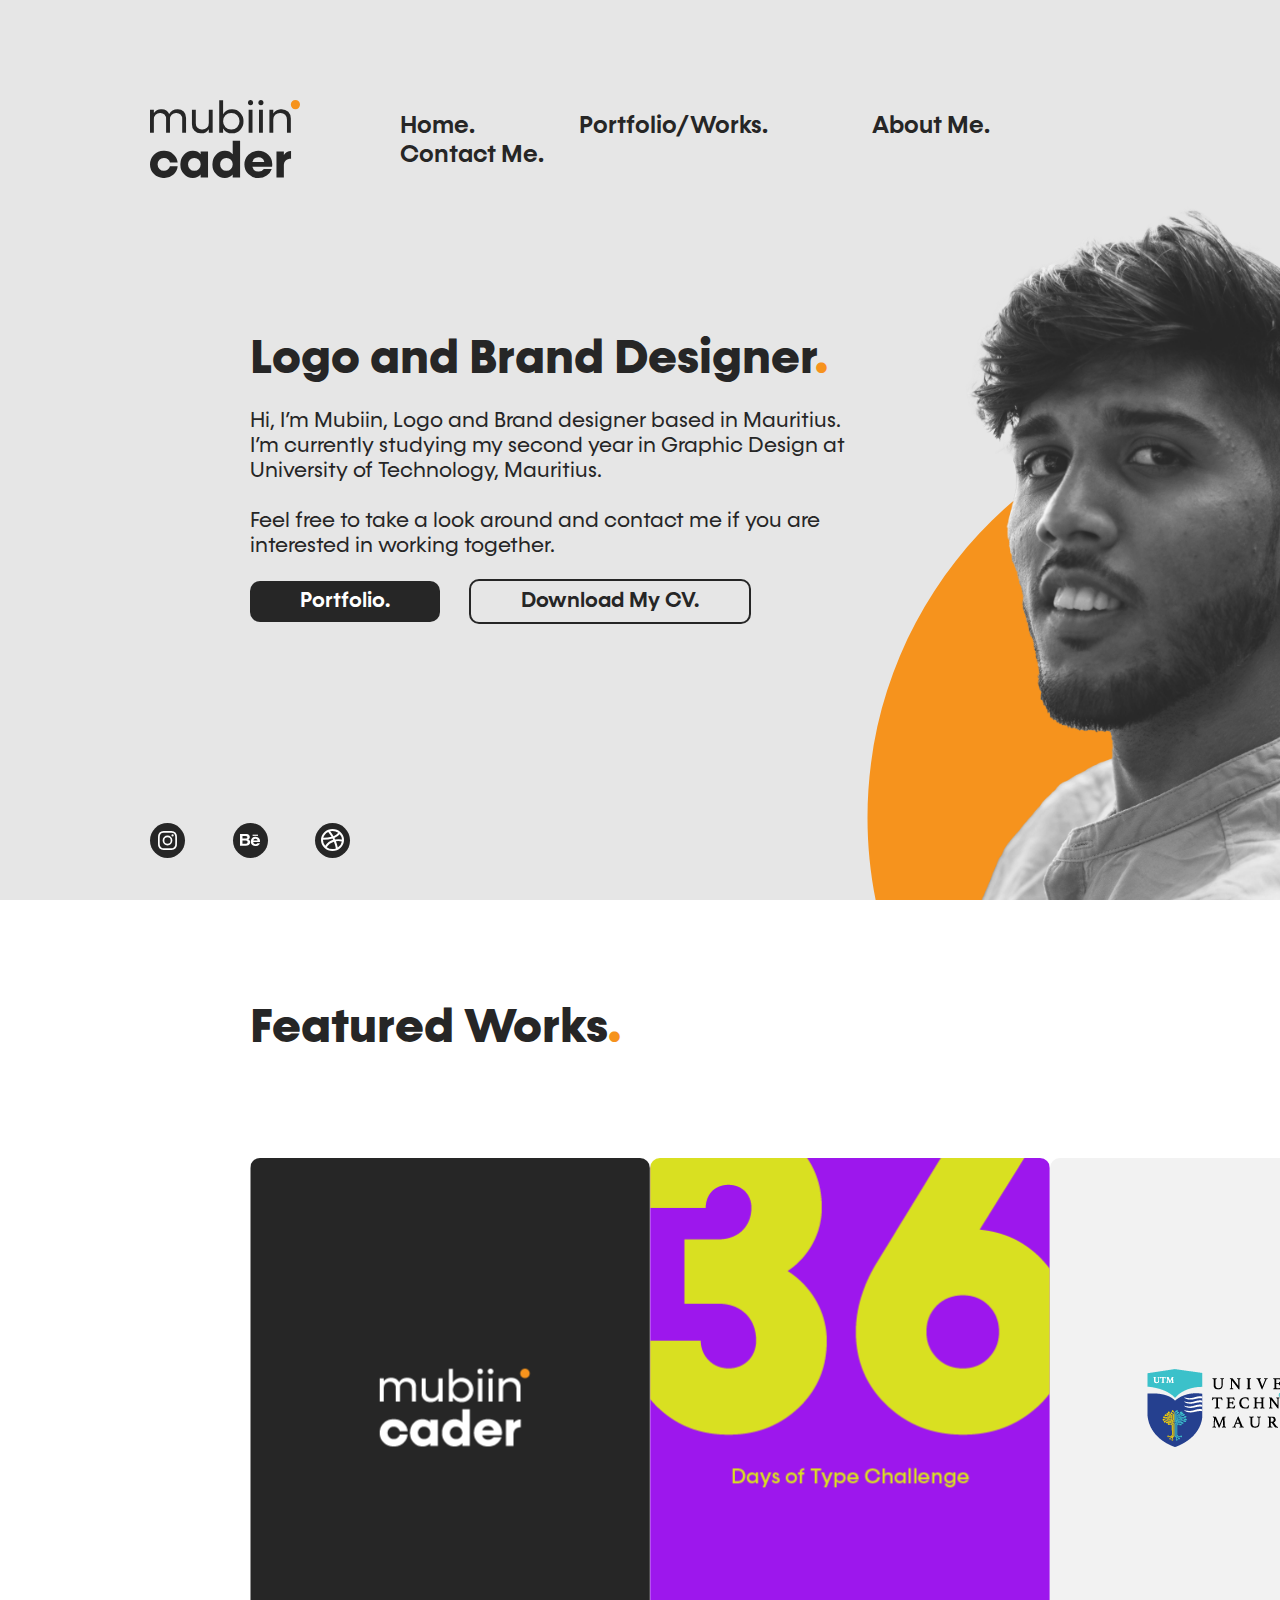
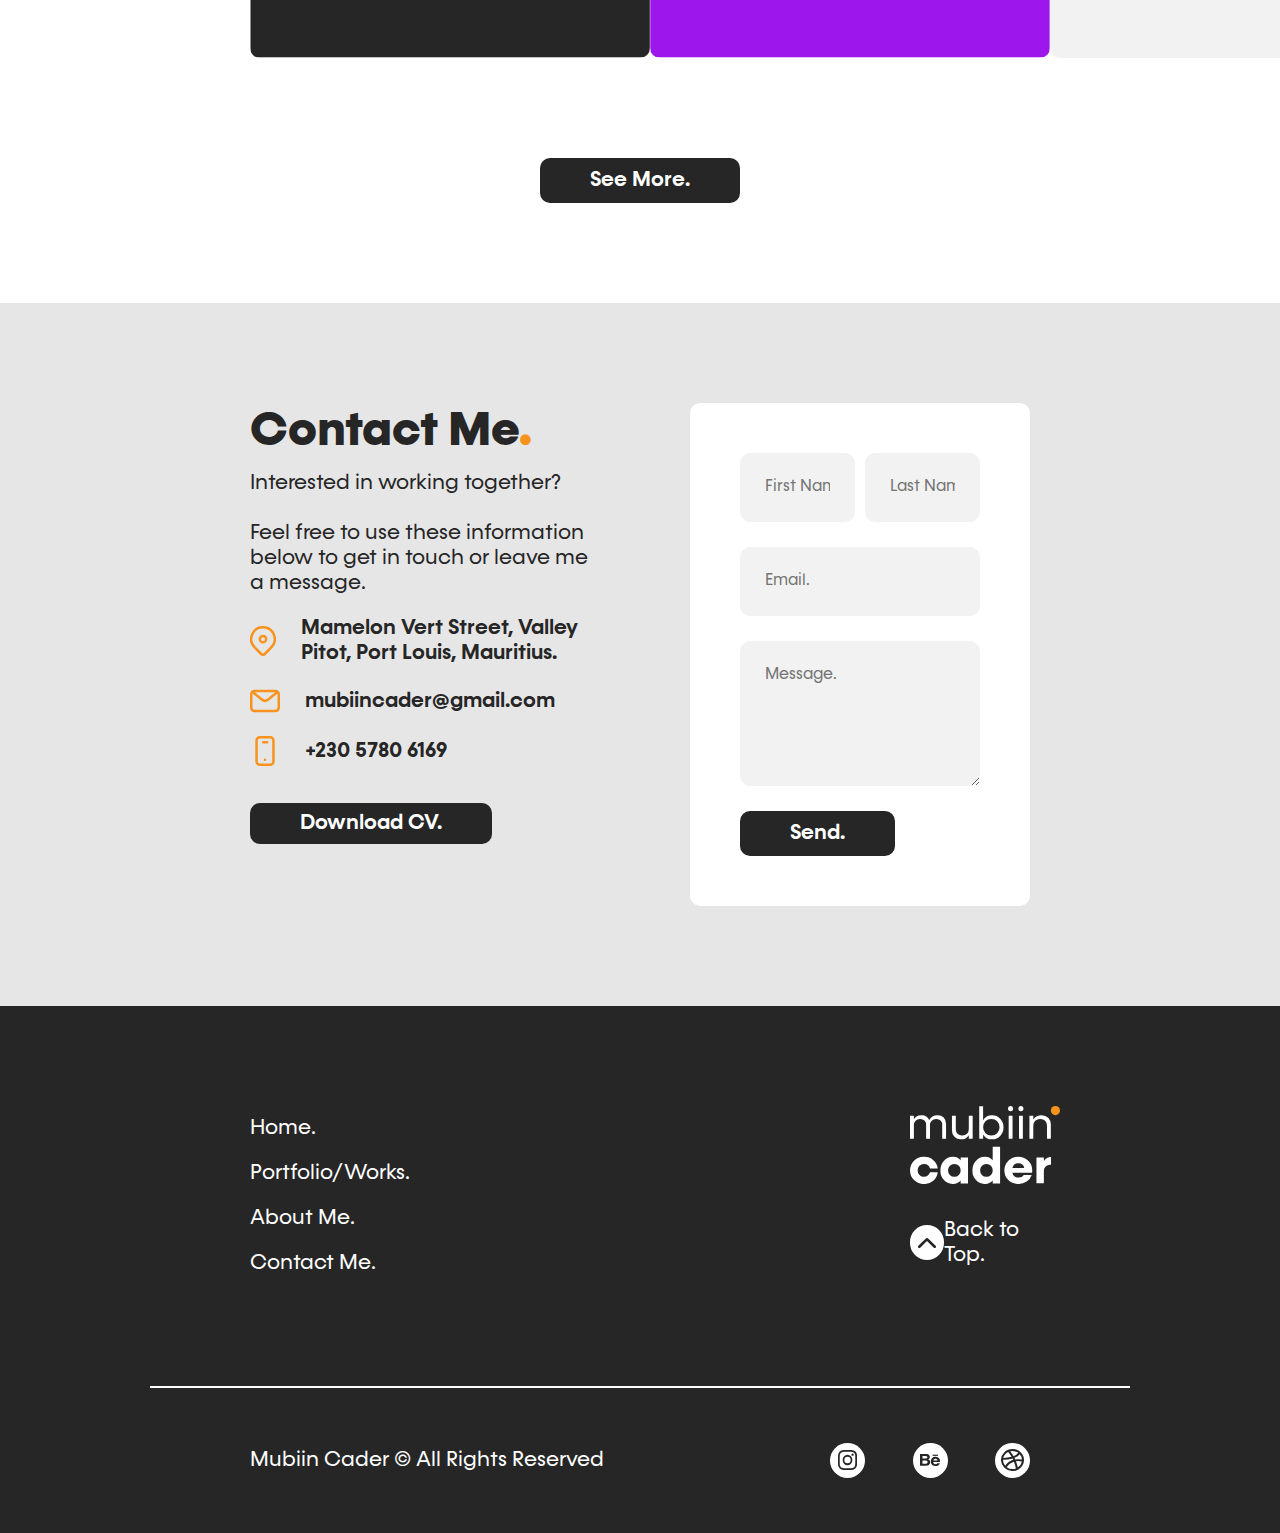
<file: index.html>
<!doctype html>
<html>
<head>
<meta charset="utf-8">
<title>Mubiin Cader - Online Portfolio</title>
<link rel="shortcut icon" type="image/png" href="assets/favicon.png">
<link href="style.css" rel="stylesheet" type="text/css">
</head>

<body>
	<div id="back-to-top" class="container">
		<div class="navbar">
			<a href="index.html">
				<img  src="assets/logo.svg" alt="logo" />
			</a>
			<div class="navlinks">
				<ul>
					<a href="index.html" class="btn-2" ><li>Home.</li></a>
					<a href="portfolio.html" class="btn-2"><li>Portfolio/Works.</li></a>
					<a href="about-me.html" class="btn-2"><li>About Me.</li></a>
					<a href="contact-me.html" class="btn-2"><li>Contact Me.</li></a>
				</ul>
			</div>
		</div>
		<div class="homepage-text">
			<h1 class="space-header">Logo and Brand Designer<span>.</span></h1>
			<p>Hi, I’m Mubiin, Logo and Brand designer based in Mauritius.<br>I’m currently studying my second year in Graphic Design at<br>University of Technology, Mauritius.<br><br>Feel free to take a look around and contact me if you are<br>interested in working together.</p>
			<div class="spacer">
				<a href="portfolio.html" class="btn-4">Portfolio.</a>
				<a href="assets/CV.pdf" class="btn-5" target="_blank">Download My CV.</a>
			</div>
		</div>
		<div class="icons">
			<div class="icons-section-1">
				<a href="https://www.instagram.com/mubiincader/" class="icons-1" target="_blank">
					<img src="assets/instagram-1.svg" alt="instagram" />
				</a>
				<a href="https://www.behance.net/mubiin-cader" class="icons-1" target="_blank">
					<img src="assets/behance-1.svg" alt="behance" />
				</a>
				<a href="https://dribbble.com/mubiincader" class="icons-1" target="_blank">
					<img src="assets/dribbble-1.svg" alt="dribbble" />
				</a>
			</div>
		</div>
	</div>
	<div class="featured" id="featured">
		<h1>Featured Works<span>.</span></h1>
	</div>
	<div class="featured-section-1">
		<div class="col">
			<a href="personal-identity.html">
				<div class="personal-identity">
					<div class="overlay">
						<div class="label">
							<h5>Personal Identity.</h5>
							<h6>Branding.</h6>
						</div>
					</div>
				</div>
			</a>
		</div>
		<div class="col">
			<a href="36-days.html">
				<div class="daysoftype">
					<div class="overlay">
						<div class="label">
							<h5>36 Days of Type.</h5>
							<h6>Daily Challenge.</h6>
						</div>
					</div>
				</div>
			</a>
		</div>
		<div class="col">
			<a href="utm-branding.html">
				<div class="utmbranding">
					<div class="overlay">
						<div class="label">
							<h5>UTM Identity.</h5>
							<h6>Branding.</h6>
						</div>
					</div>
				</div>
			</a>
		</div>
	</div>
	<div class="see-more">
		<a href="portfolio.html" class="btn-4">See More.</a>
	</div>
	<div class="contact-me">
		<div class="contact-col">
			<h1>Contact Me<span>.</span></h1>
			<p>Interested in working together?<br><br>Feel free to use these information below to get in touch or leave me a message.</p>
			<div class="contact-info">
				<div class="contact-info-2">
					<img src="assets/location.svg" alt="location"><h4>Mamelon Vert Street, Valley Pitot, Port Louis, Mauritius.</h4>
				</div>
				<div class="contact-info-2">
					<img src="assets/email.svg" alt="email"><h4>mubiincader@gmail.com</h4>
				</div>
				<div class="contact-info-2">
					<img src="assets/phone.svg" alt="phone"><h4>+230 5780 6169</h4>
				</div>
			</div>
			<div class="cv">
				<a href="assets/CV.pdf" class="btn-4" target="_blank">Download CV.</a>
			</div>
		</div>
		<div class="contact-col">
			<div class="form">
				<form>
					<input type="text" id="fname" name="firstname" placeholder="First Name." class="first" required>
					<input type="text" id="lname" name="lastname" placeholder="Last Name." class="last" required>
					<input type="text" id="email" name="email" placeholder="Email." class="email" required>
					<textarea id="message" name="message" placeholder="Message." rows="5" required class="email"></textarea>
					<input type="submit" value="Send." class="btn-6">
				</form>
			</div>
		</div>
	</div>
	<div class="footer">
		<div class="footer-2">
			<div class="footer-col">
				<a href="index.html"><p class="footer-element">Home.</p></a>
				<a href="portfolio.html"><p class="footer-element">Portfolio/Works.</p></a>
				<a href="about-me.html"><p class="footer-element">About Me.</p></a>
				<a href="contact-me.html"><p class="footer-element">Contact Me.</p></a>
			</div>
			<div class="footer-col">
				<a href="index.html">
					<img class="logo-white"  src="assets/logo-white.svg" alt="logo-white" />
				</a>
				<div class="icons-top">
					<a class="icons-2" href="#back-to-top">
						<img src="assets/up-arrow.svg" alt="up" />
					</a>
					<p class="footer-element-2">Back to Top.</p>
				</div>
			</div>
		</div>
		<div class="spacer-2">
			<hr>
		</div>
		<div class="copyright">
			<p class="footer-element-2">Mubiin Cader  ©  All Rights Reserved</p>
			<div class="icons">
				<div class="icons-section-2">
					<a href="https://www.instagram.com/mubiincader/" class="icons-2" target="_blank">
						<img src="assets/instagram-black.svg" alt="instagram" />
					</a>
					<a href="https://www.behance.net/mubiin-cader" class="icons-2" target="_blank">
						<img src="assets/behance-black.svg" alt="behance" />
					</a>
					<a href="https://dribbble.com/mubiincader" class="icons-2" target="_blank">
						<img src="assets/dribbble-black.svg" alt="dribbble" />
					</a>
				</div>
			</div>
		</div>
	</div>
	
		
</body>
</html>
</file>
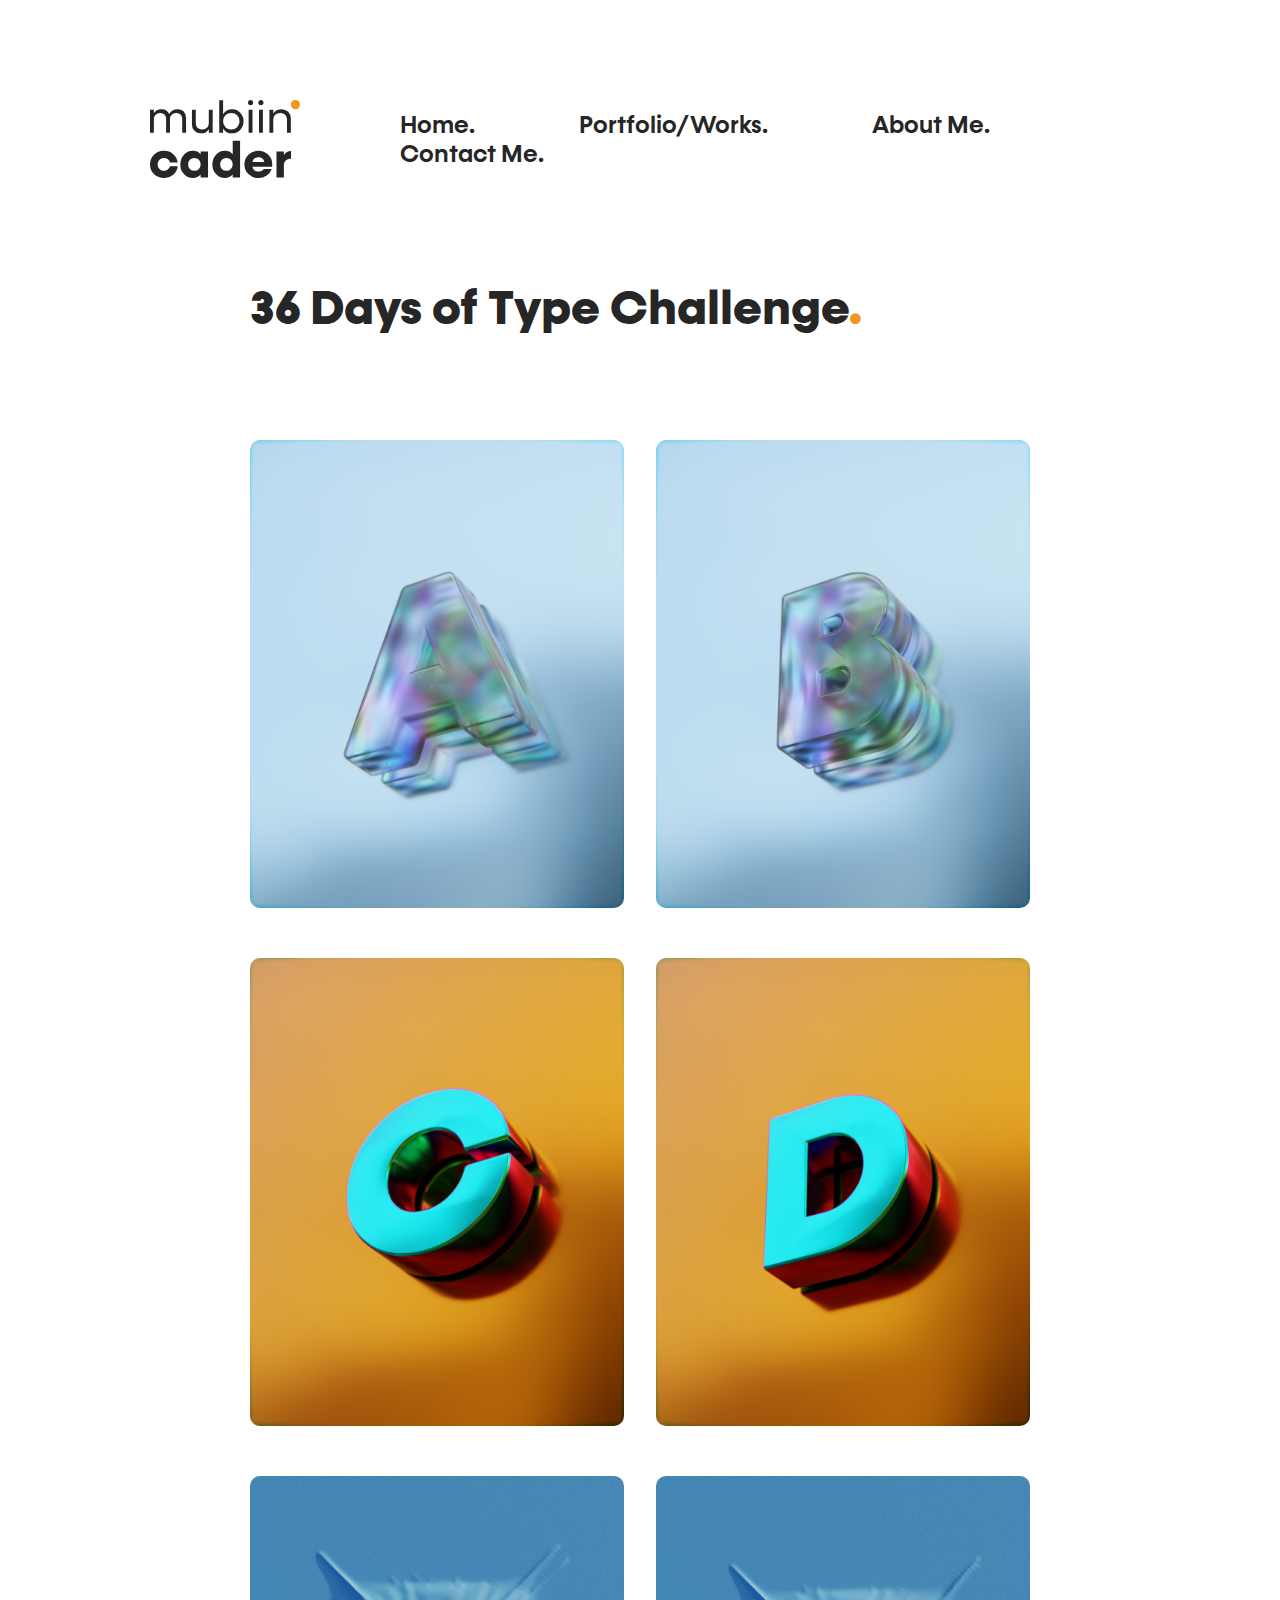
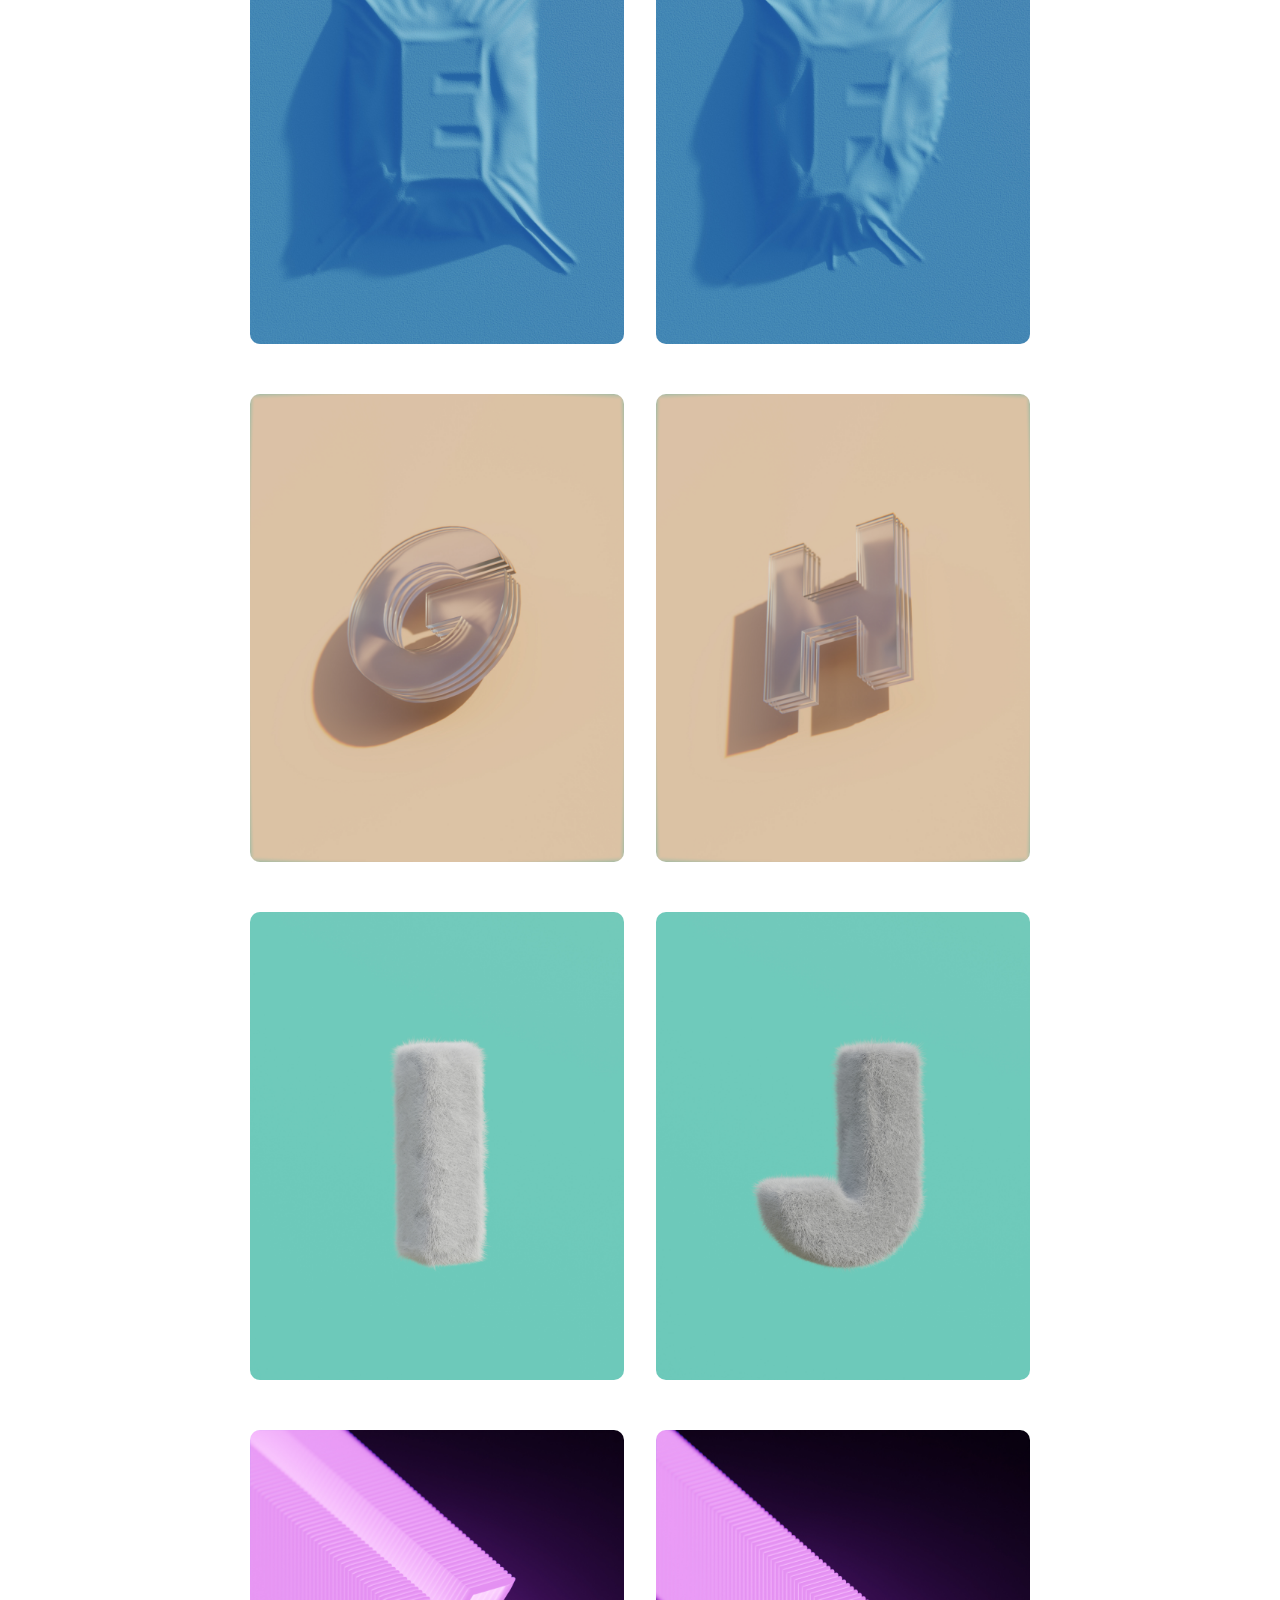
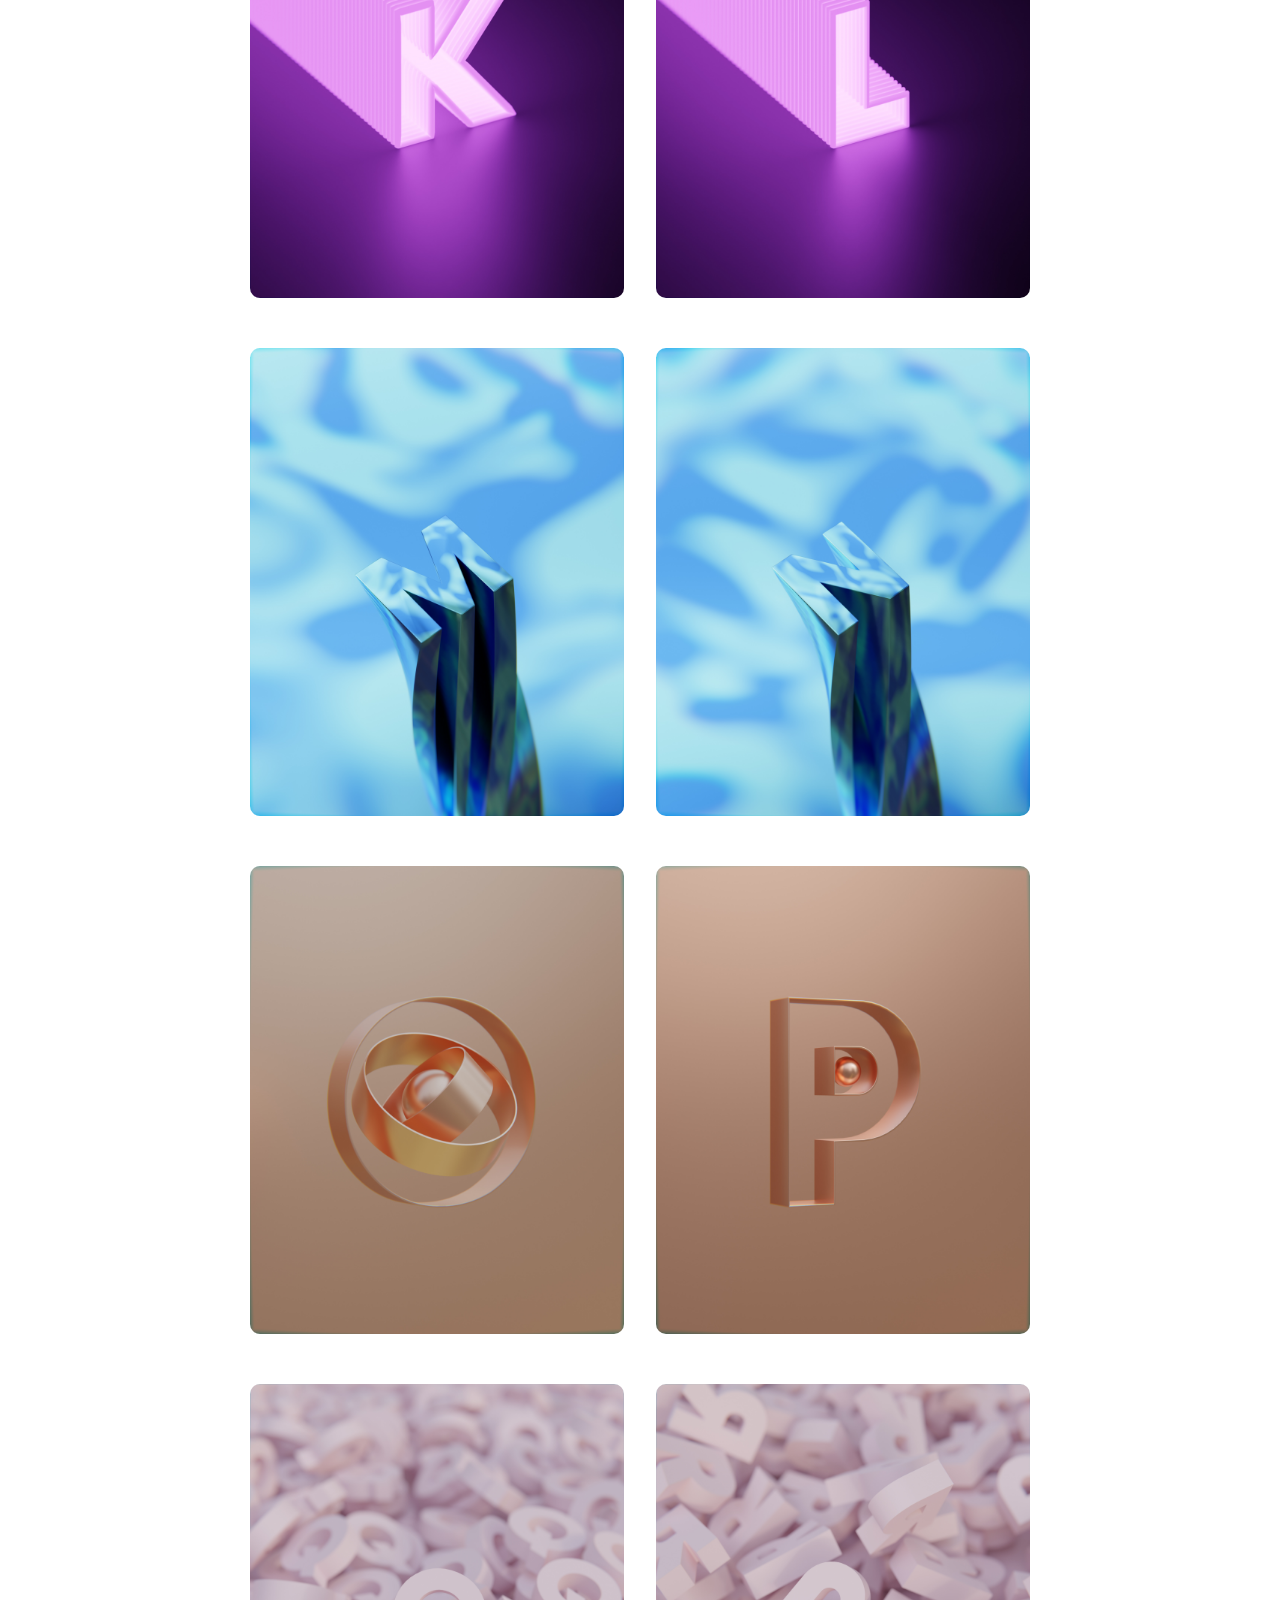
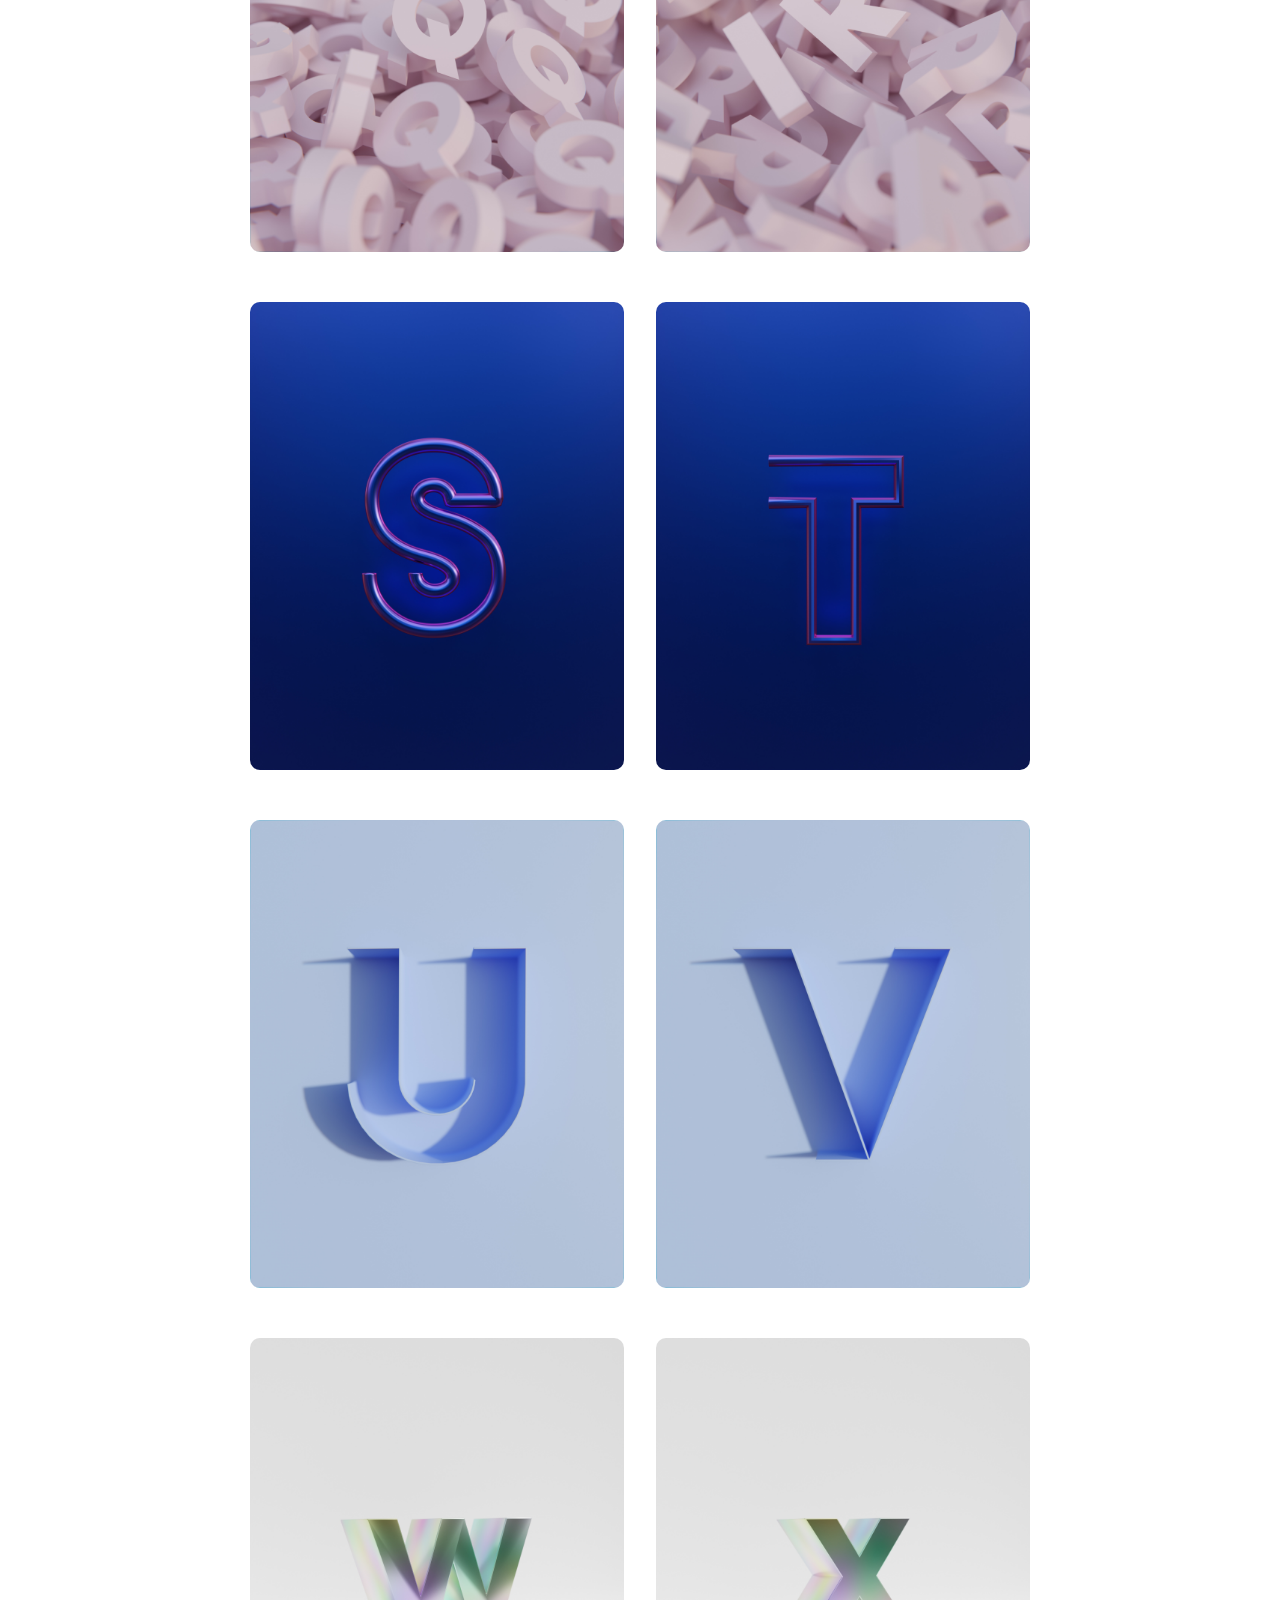
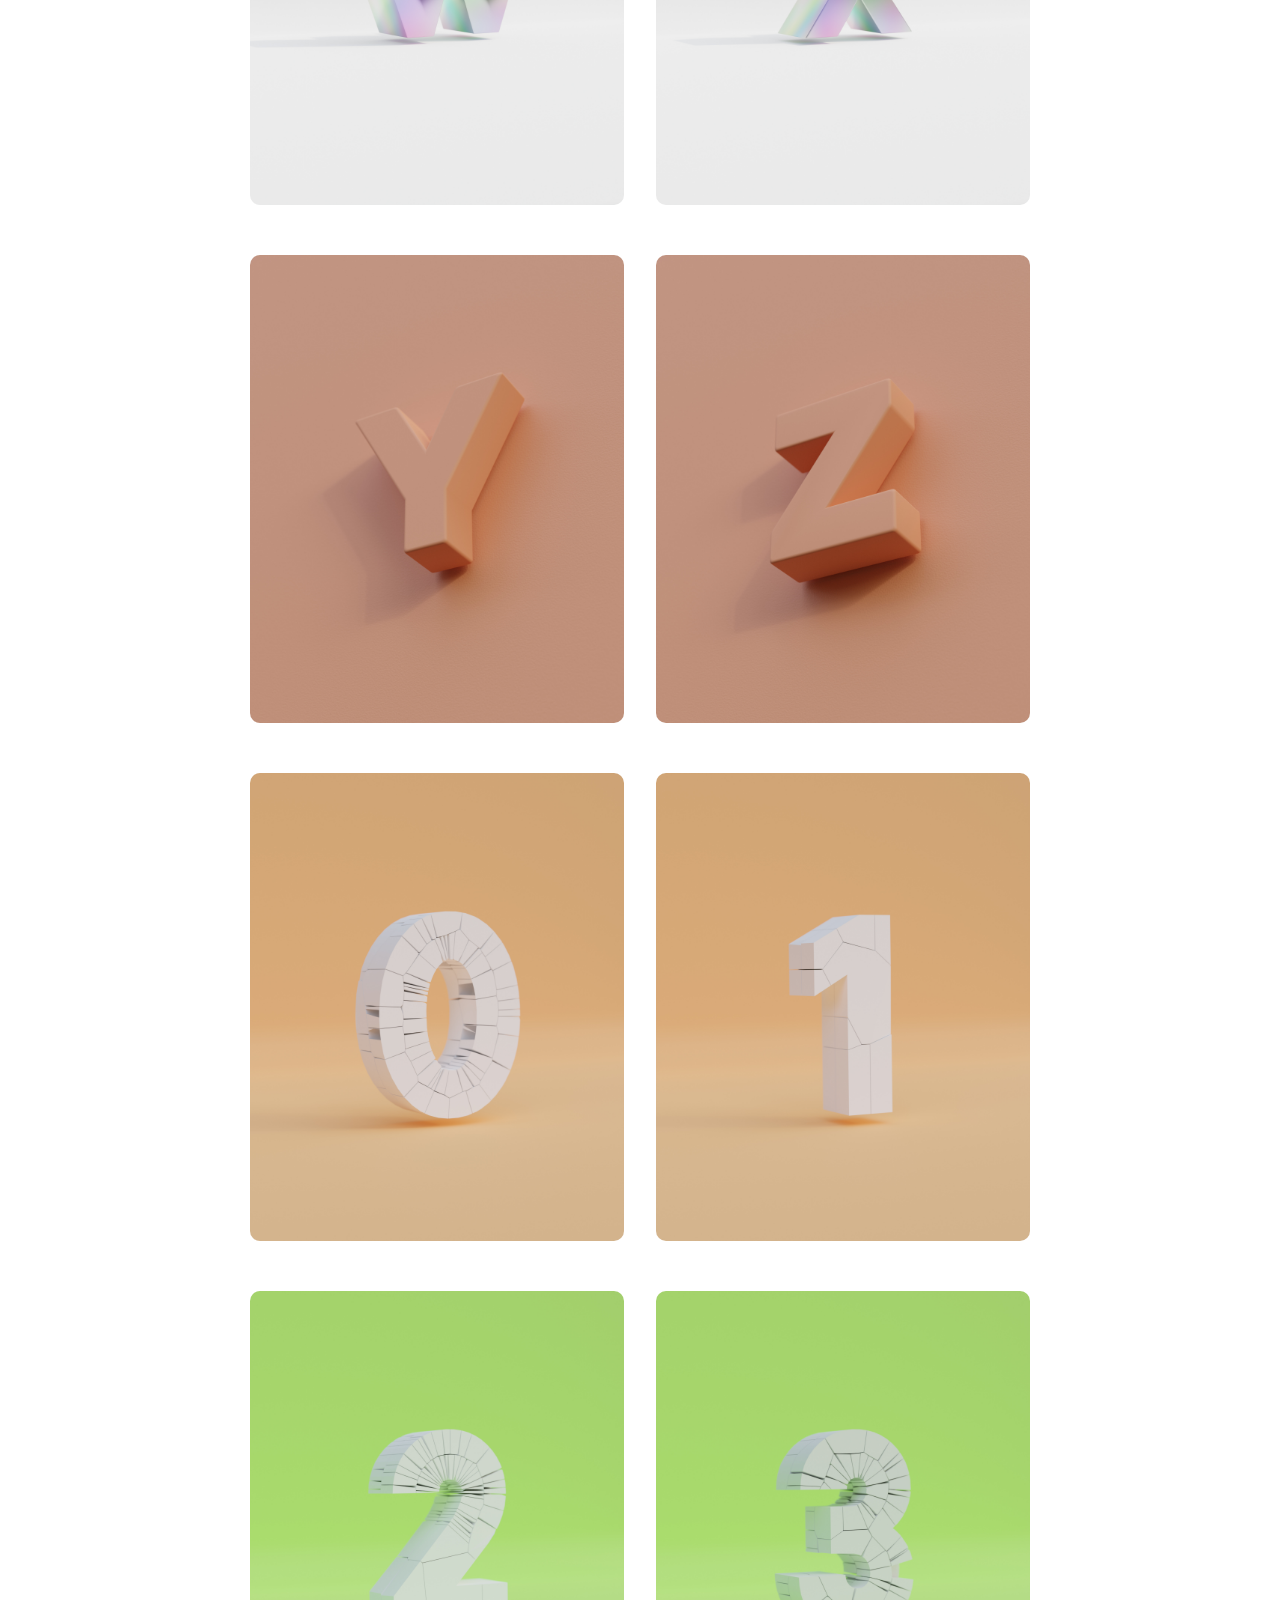
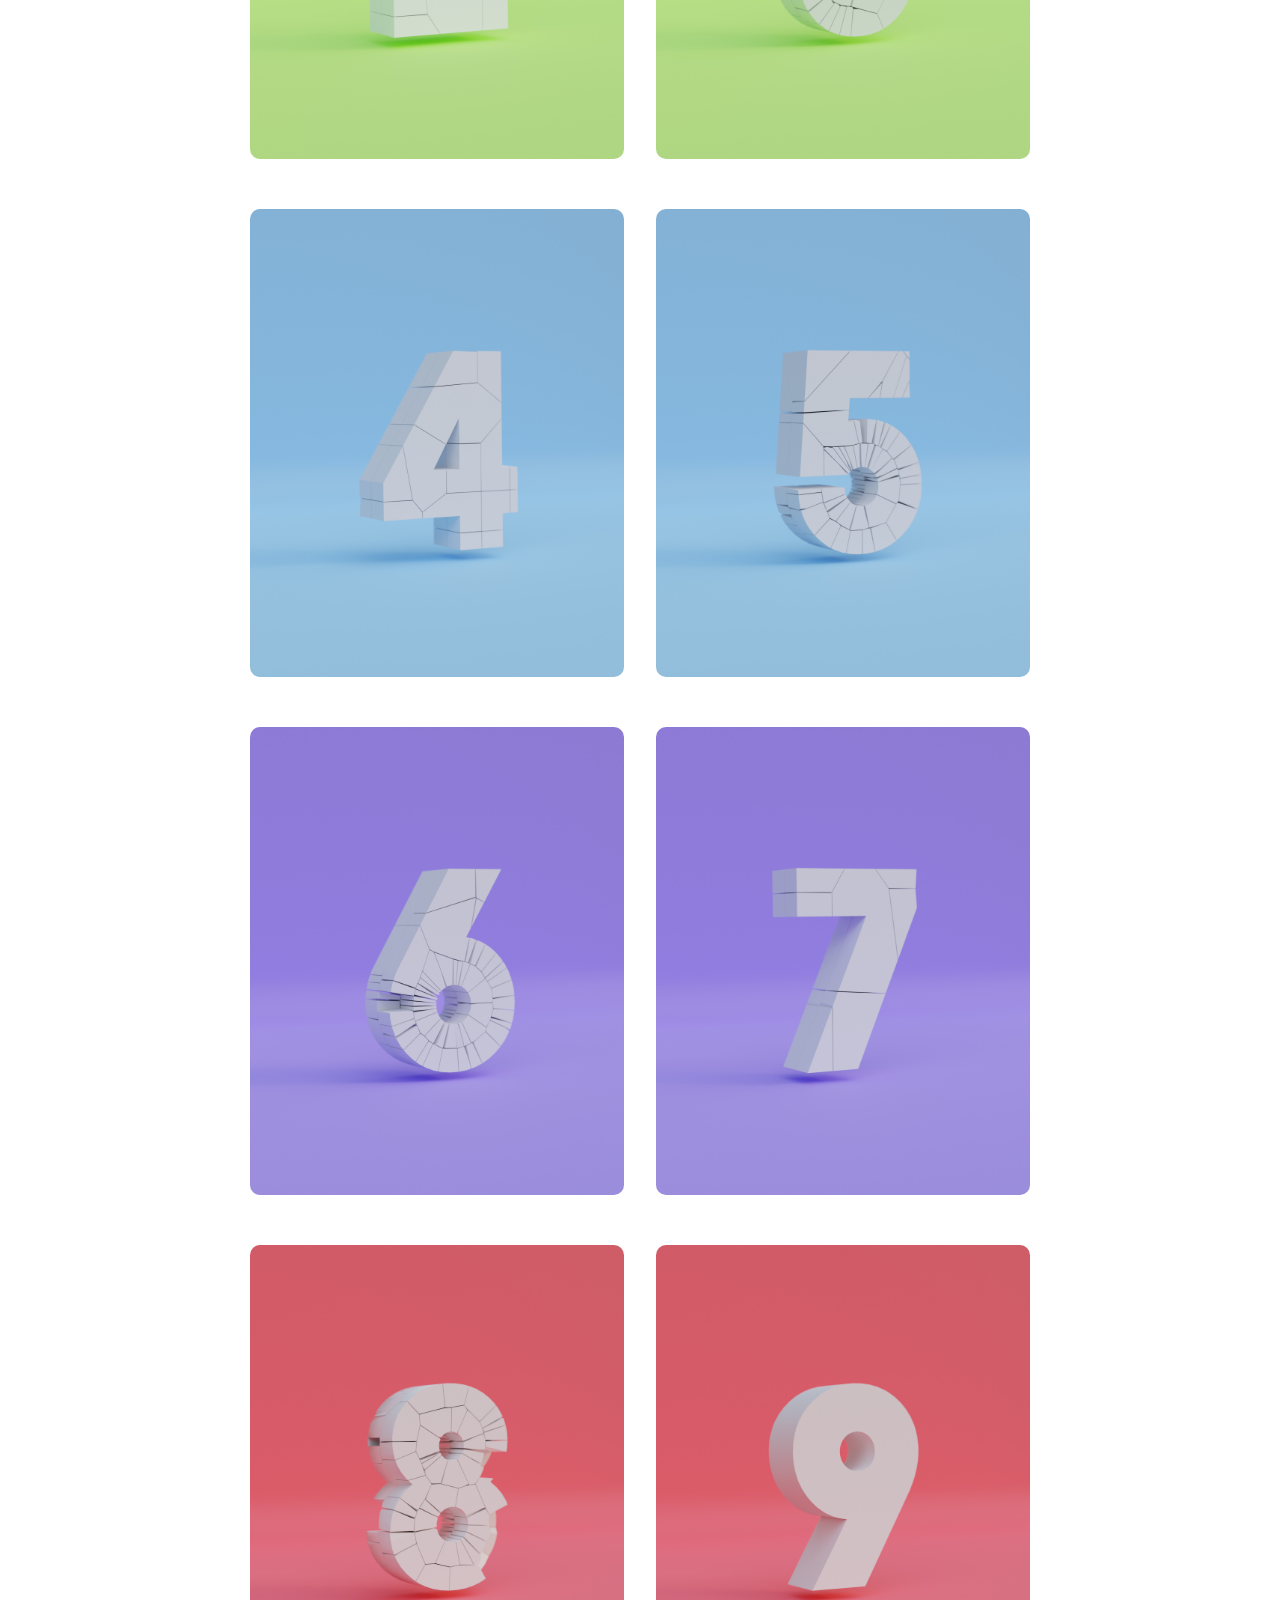
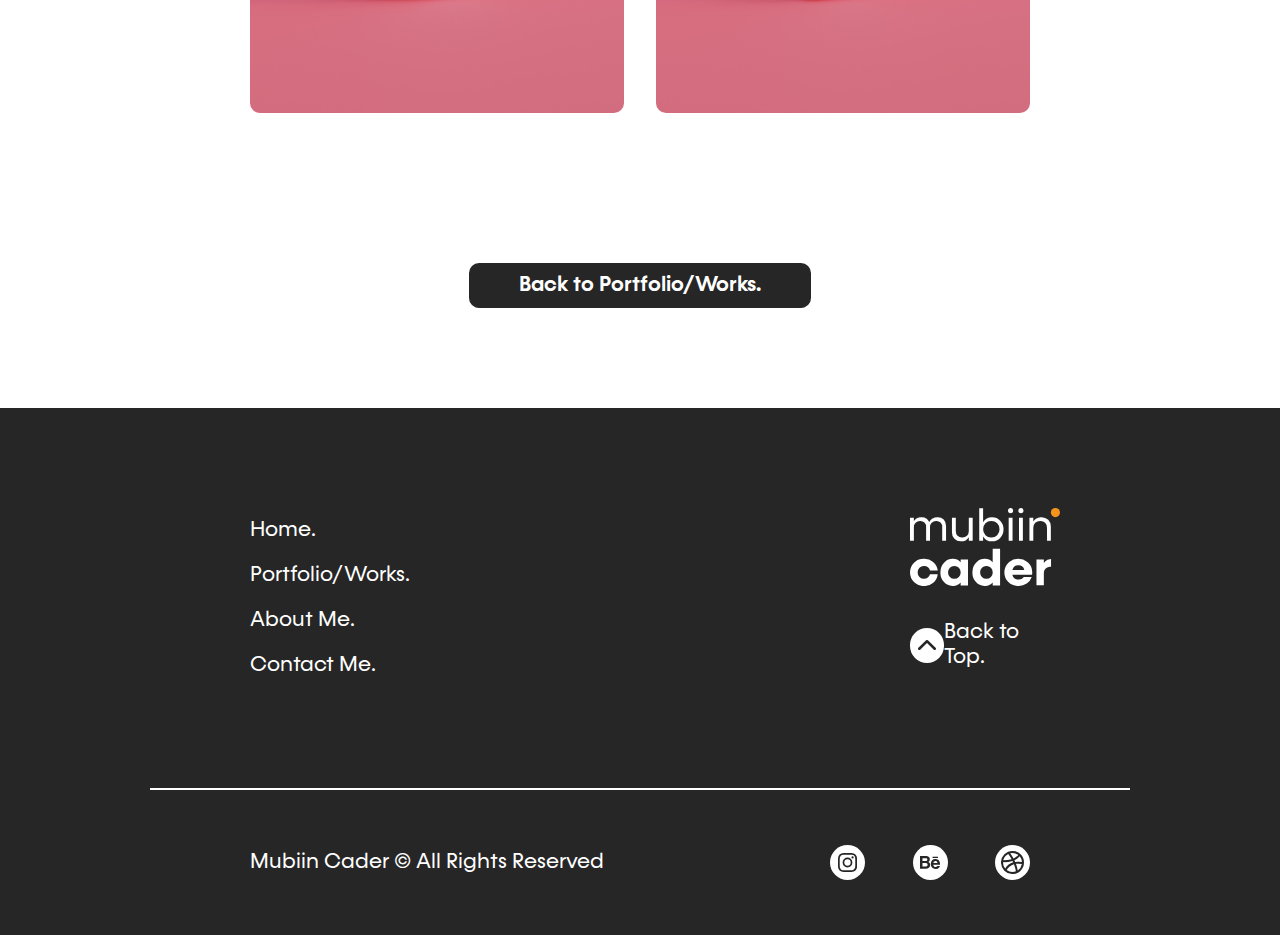
<file: 36-days.html>
<!doctype html>
<html>
<head>
<meta charset="utf-8">
<title>36 Days of Type Challenge</title>
<link rel="shortcut icon" type="image/png" href="assets/favicon.png">
<link href="style.css" rel="stylesheet" type="text/css">
	
</head>

<body>
	<div id="back-to-top" class="container-2">
		<div class="navbar">
			<a href="index.html">
				<img  src="assets/logo.svg" alt="logo" />
			</a>
			<div class="navlinks">
				<ul>
					<a href="index.html" class="btn-2" ><li>Home.</li></a>
					<a href="portfolio.html" class="btn-2"><li>Portfolio/Works.</li></a>
					<a href="about-me.html" class="btn-2"><li>About Me.</li></a>
					<a href="contact-me.html" class="btn-2"><li>Contact Me.</li></a>
				</ul>
			</div>
		</div>
		<div class="work-1">
			<div>
				<h1>36 Days of Type Challenge<span>.</span></h1>
			</div>
			<div class="two-image">
				<img src="assets/projects-images/36-days/A.jpg" alt="image" />
				<img src="assets/projects-images/36-days/B.jpg" alt="image" />
			</div>
			<div class="two-image">
				<img src="assets/projects-images/36-days/C.jpg" alt="image" />
				<img src="assets/projects-images/36-days/D.jpg" alt="image" />
			</div>
			<div class="two-image">
				<img src="assets/projects-images/36-days/E.jpg" alt="image" />
				<img src="assets/projects-images/36-days/F.jpg" alt="image" />
			</div>
			<div class="two-image">
				<img src="assets/projects-images/36-days/G.jpg" alt="image" />
				<img src="assets/projects-images/36-days/H.jpg" alt="image" />
			</div>
			<div class="two-image">
				<img src="assets/projects-images/36-days/I.jpg" alt="image" />
				<img src="assets/projects-images/36-days/J.jpg" alt="image" />
			</div>
			<div class="two-image">
				<img src="assets/projects-images/36-days/K.jpg" alt="image" />
				<img src="assets/projects-images/36-days/L.jpg" alt="image" />
			</div>
			<div class="two-image">
				<img src="assets/projects-images/36-days/M.jpg" alt="image" />
				<img src="assets/projects-images/36-days/N.jpg" alt="image" />
			</div>
			<div class="two-image">
				<img src="assets/projects-images/36-days/O.jpg" alt="image" />
				<img src="assets/projects-images/36-days/P.jpg" alt="image" />
			</div>
			<div class="two-image">
				<img src="assets/projects-images/36-days/Q.jpg" alt="image" />
				<img src="assets/projects-images/36-days/R.jpg" alt="image" />
			</div>
			<div class="two-image">
				<img src="assets/projects-images/36-days/S.jpg" alt="image" />
				<img src="assets/projects-images/36-days/T.jpg" alt="image" />
			</div>
			<div class="two-image">
				<img src="assets/projects-images/36-days/U.jpg" alt="image" />
				<img src="assets/projects-images/36-days/V.jpg" alt="image" />
			</div>
			<div class="two-image">
				<img src="assets/projects-images/36-days/W.jpg" alt="image" />
				<img src="assets/projects-images/36-days/X.jpg" alt="image" />
			</div>
			<div class="two-image">
				<img src="assets/projects-images/36-days/Y.jpg" alt="image" />
				<img src="assets/projects-images/36-days/Z.jpg" alt="image" />
			</div>
			<div class="two-image">
				<img src="assets/projects-images/36-days/0.jpg" alt="image" />
				<img src="assets/projects-images/36-days/1.jpg" alt="image" />
			</div>
			<div class="two-image">
				<img src="assets/projects-images/36-days/2.jpg" alt="image" />
				<img src="assets/projects-images/36-days/3.jpg" alt="image" />
			</div>
			<div class="two-image">
				<img src="assets/projects-images/36-days/4.jpg" alt="image" />
				<img src="assets/projects-images/36-days/5.jpg" alt="image" />
			</div>
			<div class="two-image">
				<img src="assets/projects-images/36-days/6.jpg" alt="image" />
				<img src="assets/projects-images/36-days/7.jpg" alt="image" />
			</div>
			<div class="two-image">
				<img src="assets/projects-images/36-days/8.jpg" alt="image" />
				<img src="assets/projects-images/36-days/9.jpg" alt="image" />
			</div>
		</div>
	</div>
	<div class="back-to-portfolio">
		<a href="portfolio.html" class="btn-4">Back to Portfolio/Works.</a>
	</div>
	<div class="footer">
		<div class="footer-2">
			<div class="footer-col">
				<a href="index.html"><p class="footer-element">Home.</p></a>
				<a href="portfolio.html"><p class="footer-element">Portfolio/Works.</p></a>
				<a href="about-me.html"><p class="footer-element">About Me.</p></a>
				<a href="contact-me.html"><p class="footer-element">Contact Me.</p></a>
			</div>
			<div class="footer-col">
				<a href="index.html">
					<img class="logo-white"  src="assets/logo-white.svg" alt="logo-white" />
				</a>
				<div class="icons-top">
					<a class="icons-2" href="#back-to-top">
						<img src="assets/up-arrow.svg" alt="up" />
					</a>
					<p class="footer-element-2">Back to Top.</p>
				</div>
			</div>
		</div>
		<div class="spacer-2">
			<hr>
		</div>
		<div class="copyright">
			<p class="footer-element-2">Mubiin Cader  ©  All Rights Reserved</p>
			<div class="icons">
				<div class="icons-section-2">
					<a href="https://www.instagram.com/mubiincader/" class="icons-2" target="_blank">
						<img src="assets/instagram-black.svg" alt="instagram" />
					</a>
					<a href="https://www.behance.net/mubiin-cader" class="icons-2" target="_blank">
						<img src="assets/behance-black.svg" alt="behance" />
					</a>
					<a href="https://dribbble.com/mubiincader" class="icons-2" target="_blank">
						<img src="assets/dribbble-black.svg" alt="dribbble" />
					</a>
				</div>
			</div>
		</div>
	</div>
</body>
</html>
</file>
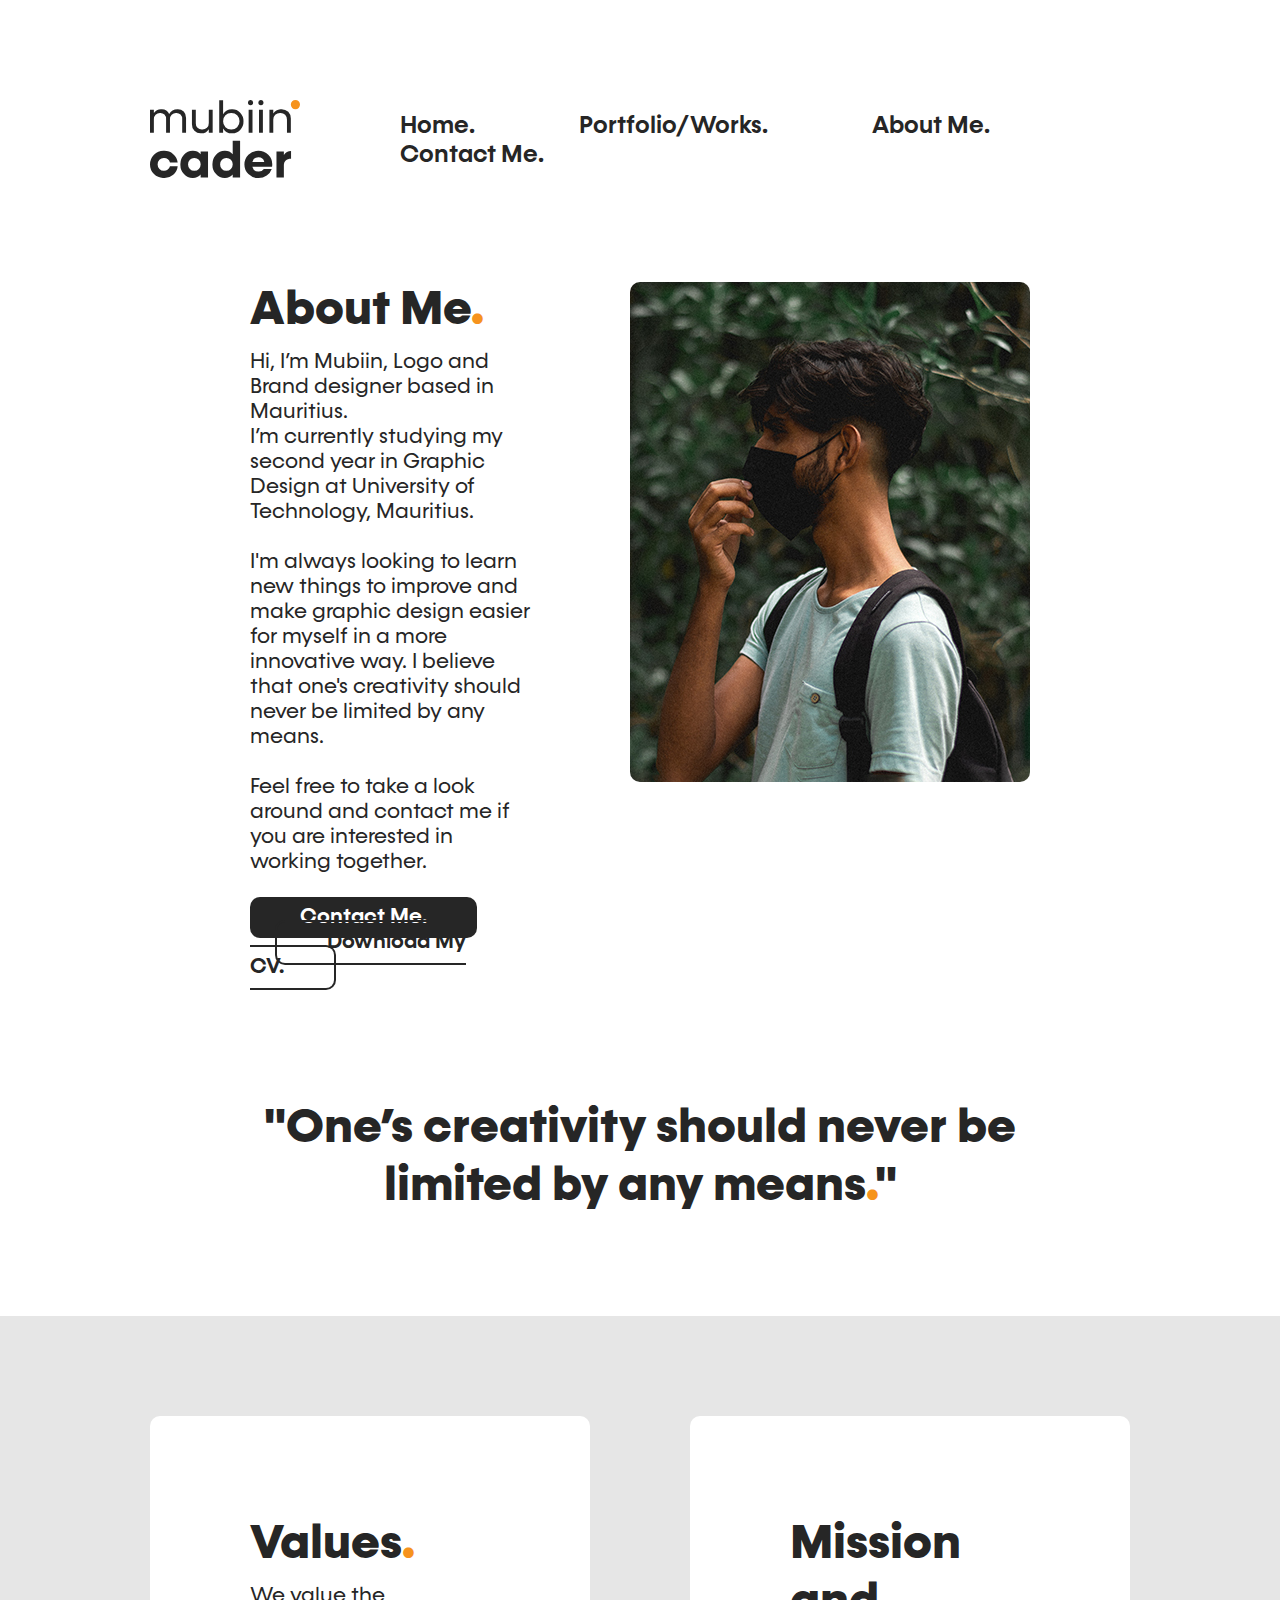
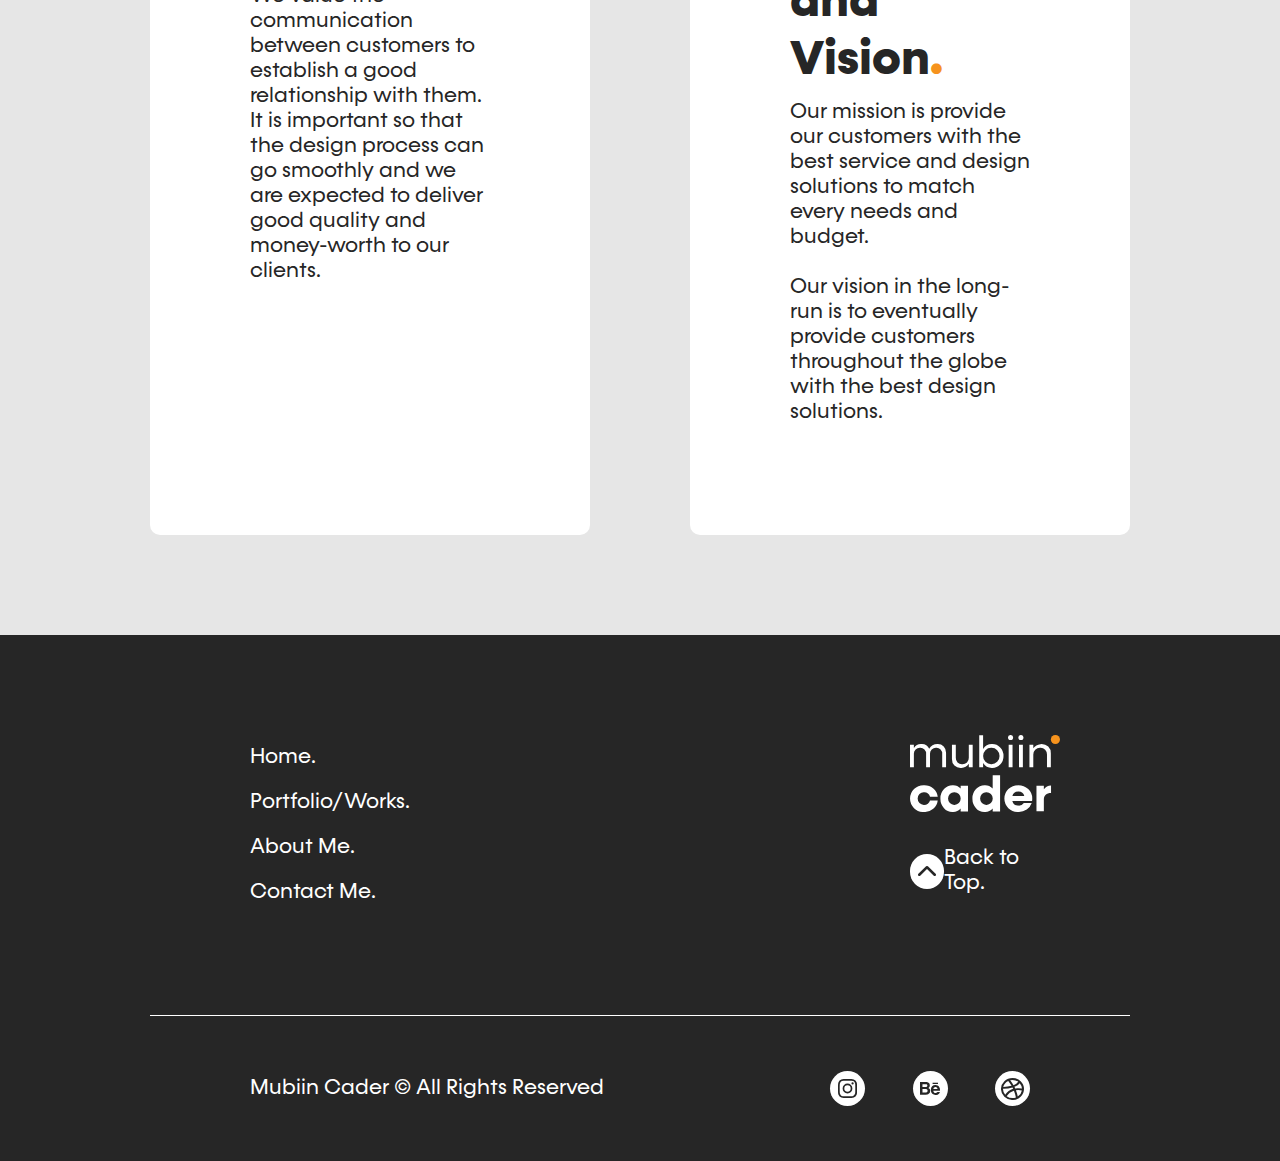
<file: about-me.html>
<!doctype html>
<html>
<head>
<meta charset="utf-8">
<title>About Me</title>
<link rel="shortcut icon" type="image/png" href="assets/favicon.png">
<link href="style.css" rel="stylesheet" type="text/css">
</head>

<body>
	<div id="back-to-top" class="container-2">
		<div class="navbar">
			<a href="index.html">
				<img  src="assets/logo.svg" alt="logo" />
			</a>
			<div class="navlinks">
				<ul>
					<a href="index.html" class="btn-2" ><li>Home.</li></a>
					<a href="portfolio.html" class="btn-2"><li>Portfolio/Works.</li></a>
					<a href="about-me.html" class="btn-2"><li>About Me.</li></a>
					<a href="contact-me.html" class="btn-2"><li>Contact Me.</li></a>
				</ul>
			</div>
		</div>
		<div class="about-me">
			<div>
				<h1>About Me<span>.</span></h1>
				<p>Hi, I’m Mubiin, Logo and Brand designer based in Mauritius.<br>I’m currently studying my second year in Graphic Design at University of Technology, Mauritius.<br><br>I'm always looking to learn new things to improve and make graphic design easier for myself in a more innovative way. I believe that one's creativity should never be limited by any means.<br><br>Feel free to take a look around and contact me if you are interested in working together.</p>
				<div class="spacer">
					<a href="contact-me.html" class="btn-4">Contact Me.</a>
					<a href="assets/CV.pdf" class="btn-5" target="_blank">Download My CV.</a>
				</div>
			</div>
			<div>
				<img  src="assets/about-me-pic.jpg" alt="about-me" />
			</div>
		</div>
		<div class="quote">
			<h1>"One’s creativity should never be<br>limited by any means<span>.</span>"</h1>
		</div>
	</div>
	<div class="container-mv">
		<div class="values">
			<h1>Values<span>.</span></h1>
				<p>We value the communication between customers to establish a good relationship with them. It is important so that the design process can go smoothly and we are expected to deliver good quality and money-worth to our clients.</p>
		</div>
		<div class="values">
			<h1>Mission and Vision<span>.</span></h1>
			<p>Our mission is provide our customers with the best service and design solutions to match every needs and budget. <br><br>Our vision in the long-run is to eventually provide customers throughout the globe with the best design solutions.</p>
		</div>
	</div>
	<div class="footer">
		<div class="footer-2">
			<div class="footer-col">
				<a href="index.html"><p class="footer-element">Home.</p></a>
				<a href="portfolio.html"><p class="footer-element">Portfolio/Works.</p></a>
				<a href="about-me.html"><p class="footer-element">About Me.</p></a>
				<a href="contact-me.html"><p class="footer-element">Contact Me.</p></a>
			</div>
			<div class="footer-col">
				<a href="index.html">
					<img class="logo-white"  src="assets/logo-white.svg" alt="logo-white" />
				</a>
				<div class="icons-top">
					<a class="icons-2" href="#back-to-top">
						<img src="assets/up-arrow.svg" alt="up" />
					</a>
					<p class="footer-element-2">Back to Top.</p>
				</div>
			</div>
		</div>
		<div class="spacer-2">
			<hr>
		</div>
		<div class="copyright">
			<p class="footer-element-2">Mubiin Cader  ©  All Rights Reserved</p>
			<div class="icons">
				<div class="icons-section-2">
					<a href="https://www.instagram.com/mubiincader/" class="icons-2" target="_blank">
						<img src="assets/instagram-black.svg" alt="instagram" />
					</a>
					<a href="https://www.behance.net/mubiin-cader" class="icons-2" target="_blank">
						<img src="assets/behance-black.svg" alt="behance" />
					</a>
					<a href="https://dribbble.com/mubiincader" class="icons-2" target="_blank">
						<img src="assets/dribbble-black.svg" alt="dribbble" />
					</a>
				</div>
			</div>
		</div>
	</div>
</body>
</html>
</file>
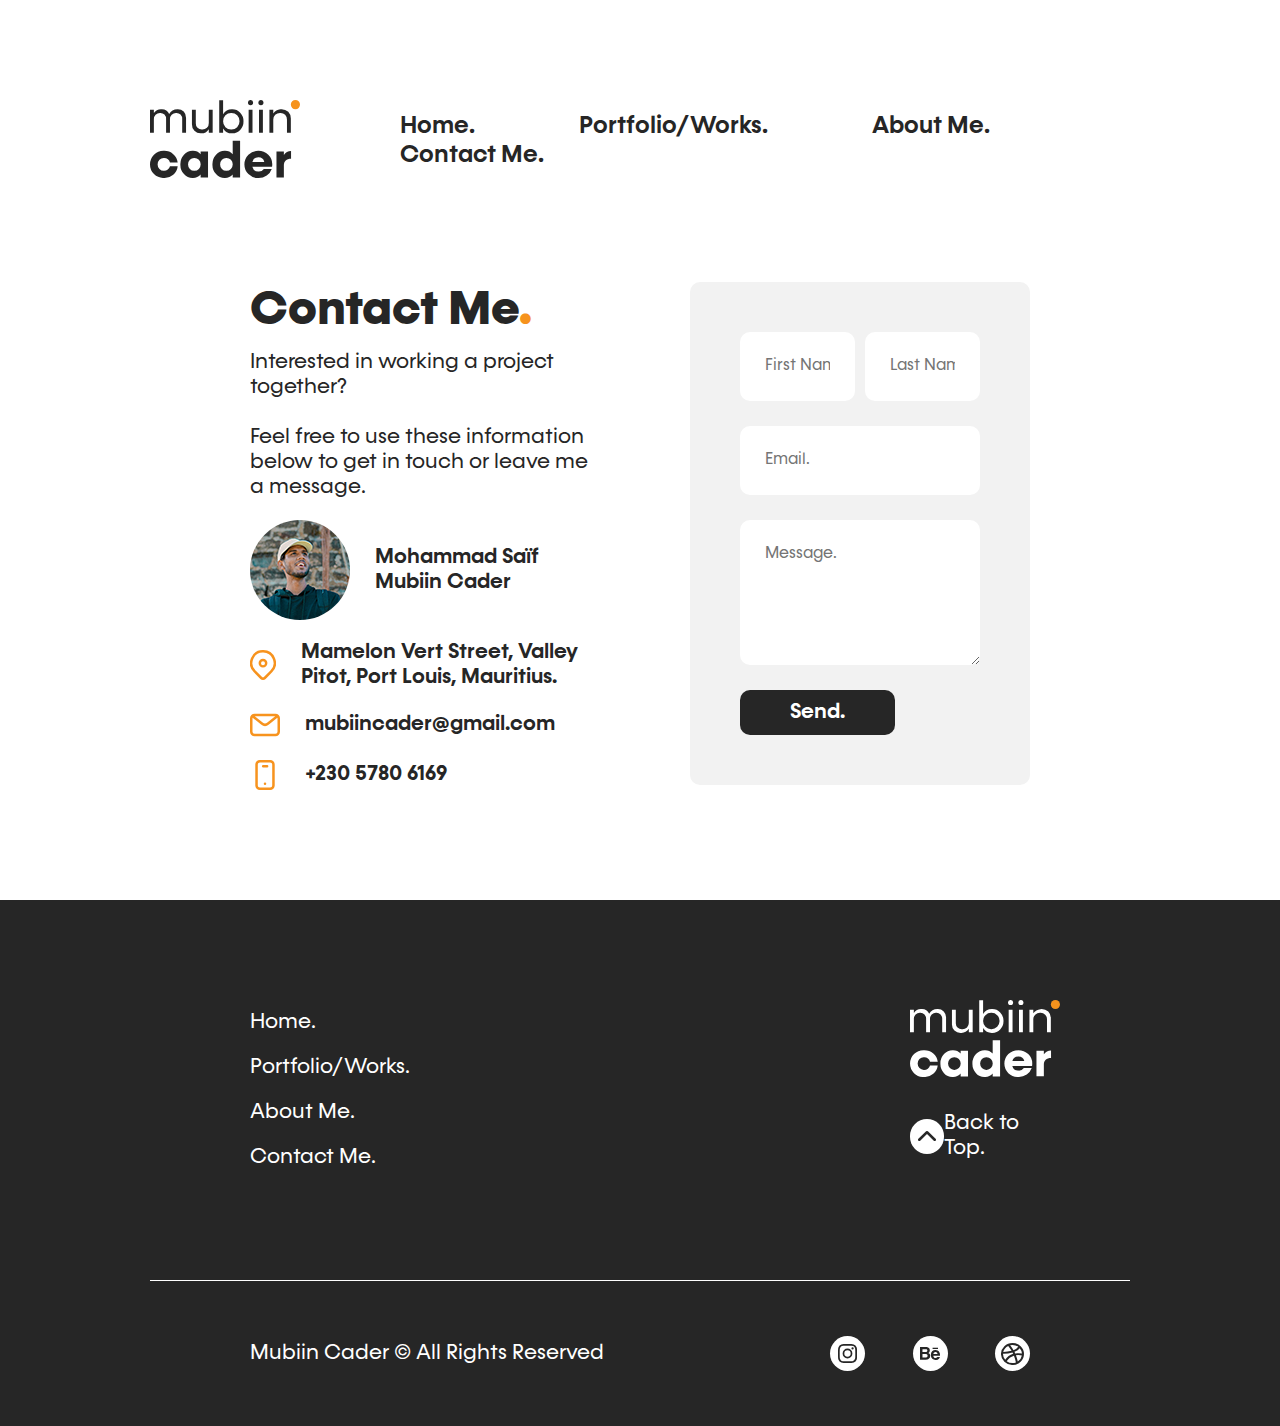
<file: contact-me.html>
<!doctype html>
<html>
<head>
<meta charset="utf-8">
<title>Contact Me</title>
<link rel="shortcut icon" type="image/png" href="assets/favicon.png">
<link href="style.css" rel="stylesheet" type="text/css">
</head>

<body>
	<div id="back-to-top" class="container-2">
		<div class="navbar">
			<a href="index.html">
				<img  src="assets/logo.svg" alt="logo" />
			</a>
			<div class="navlinks">
				<ul>
					<a href="index.html" class="btn-2" ><li>Home.</li></a>
					<a href="portfolio.html" class="btn-2"><li>Portfolio/Works.</li></a>
					<a href="about-me.html" class="btn-2"><li>About Me.</li></a>
					<a href="contact-me.html" class="btn-2"><li>Contact Me.</li></a>
				</ul>
			</div>
		</div>
		<div class="contact-me-2">
			<div class="contact-col">
				<h1>Contact Me<span>.</span></h1>
				<p>Interested in working a project together?<br><br>Feel free to use these information below to get in touch or leave me a message.</p>
				<div class="id">
					<img src="assets/small-profile.jpg" alt="id" class="small"><h4>Mohammad Saïf Mubiin Cader</h4>
				</div>
				<div class="contact-info">
					<div class="contact-info-2">
						<img src="assets/location.svg" alt="location"><h4>Mamelon Vert Street, Valley Pitot, Port Louis, Mauritius.</h4>
					</div>
					<div class="contact-info-2">
						<img src="assets/email.svg" alt="email"><h4>mubiincader@gmail.com</h4>
					</div>
					<div class="contact-info-2">
						<img src="assets/phone.svg" alt="phone"><h4>+230 5780 6169</h4>
					</div>
				</div>
			</div>
			<div class="contact-col">
				<div class="form-2">
					<form>
						<input type="text" id="fname" name="firstname" placeholder="First Name." class="first-2" required>
						<input type="text" id="lname" name="lastname" placeholder="Last Name." class="last-2" required>
						<input type="text" id="email" name="email" placeholder="Email." class="email-2" required>
						<textarea id="message" name="message" placeholder="Message." rows="5" required class="email-2"></textarea>
						<input type="submit" value="Send." class="btn-6">
					</form>
				</div>
			</div>
		</div>
	</div>
	<div class="footer">
		<div class="footer-2">
			<div class="footer-col">
				<a href="index.html"><p class="footer-element">Home.</p></a>
				<a href="portfolio.html"><p class="footer-element">Portfolio/Works.</p></a>
				<a href="about-me.html"><p class="footer-element">About Me.</p></a>
				<a href="contact-me.html"><p class="footer-element">Contact Me.</p></a>
			</div>
			<div class="footer-col">
				<a href="index.html">
					<img class="logo-white"  src="assets/logo-white.svg" alt="logo-white" />
				</a>
				<div class="icons-top">
					<a class="icons-2" href="#back-to-top">
						<img src="assets/up-arrow.svg" alt="up" />
					</a>
					<p class="footer-element-2">Back to Top.</p>
				</div>
			</div>
		</div>
		<div class="spacer-2">
			<hr>
		</div>
		<div class="copyright">
			<p class="footer-element-2">Mubiin Cader  ©  All Rights Reserved</p>
			<div class="icons">
				<div class="icons-section-2">
					<a href="https://www.instagram.com/mubiincader/" class="icons-2" target="_blank">
						<img src="assets/instagram-black.svg" alt="instagram" />
					</a>
					<a href="https://www.behance.net/mubiin-cader" class="icons-2" target="_blank">
						<img src="assets/behance-black.svg" alt="behance" />
					</a>
					<a href="https://dribbble.com/mubiincader" class="icons-2" target="_blank">
						<img src="assets/dribbble-black.svg" alt="dribbble" />
					</a>
				</div>
			</div>
		</div>
	</div>
</body>
</html>
</file>
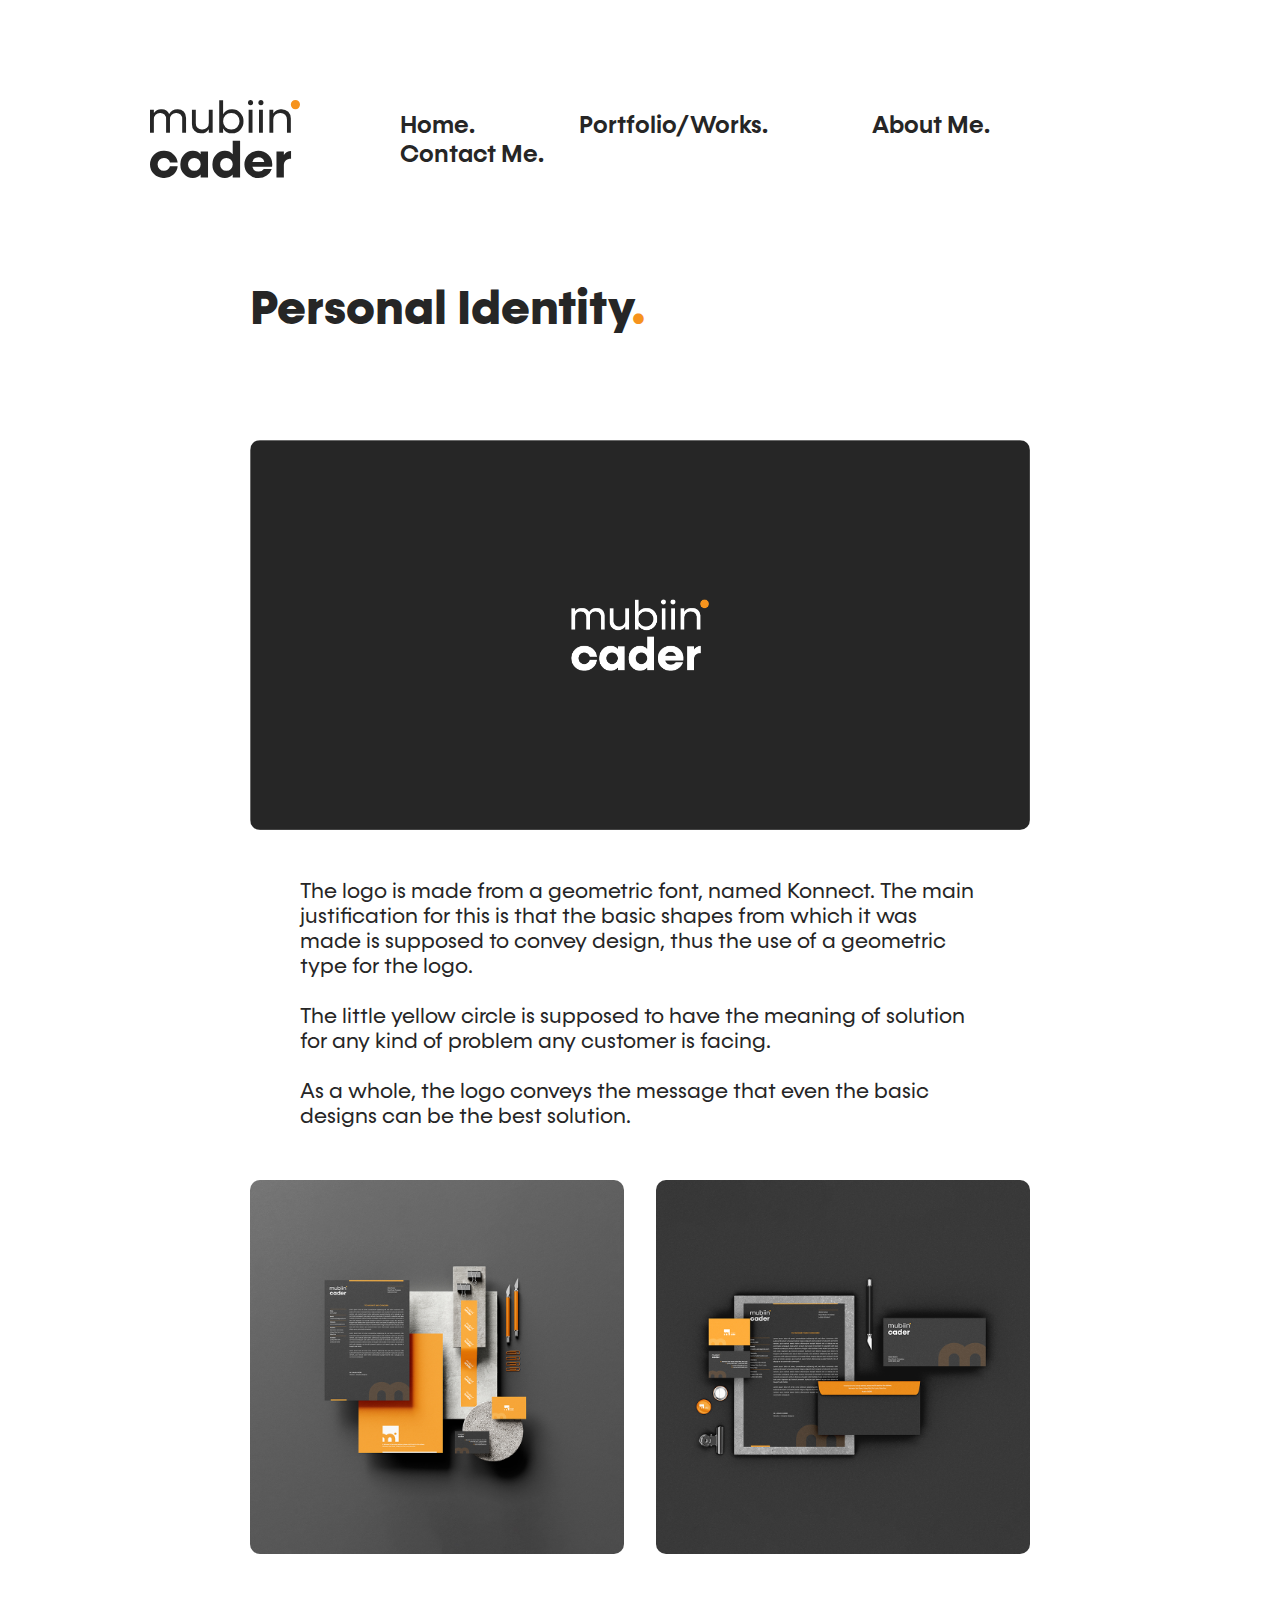
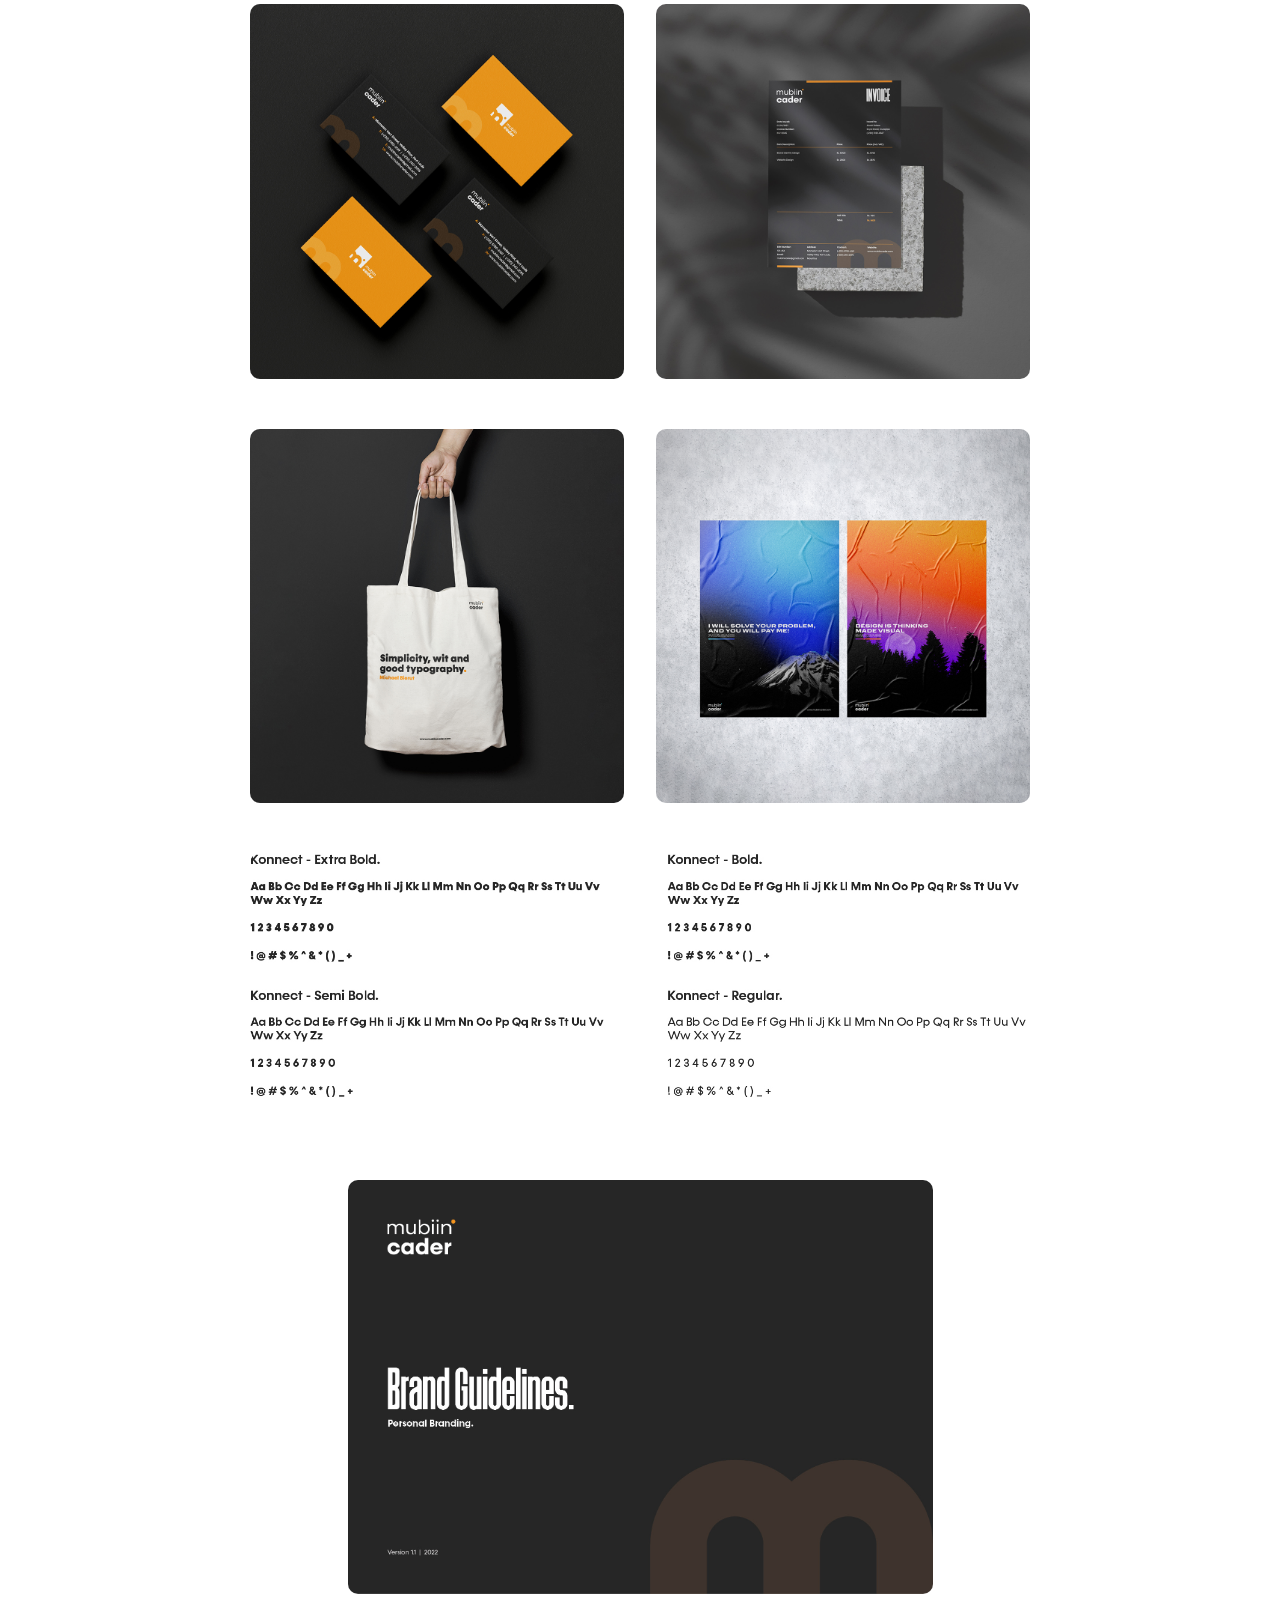
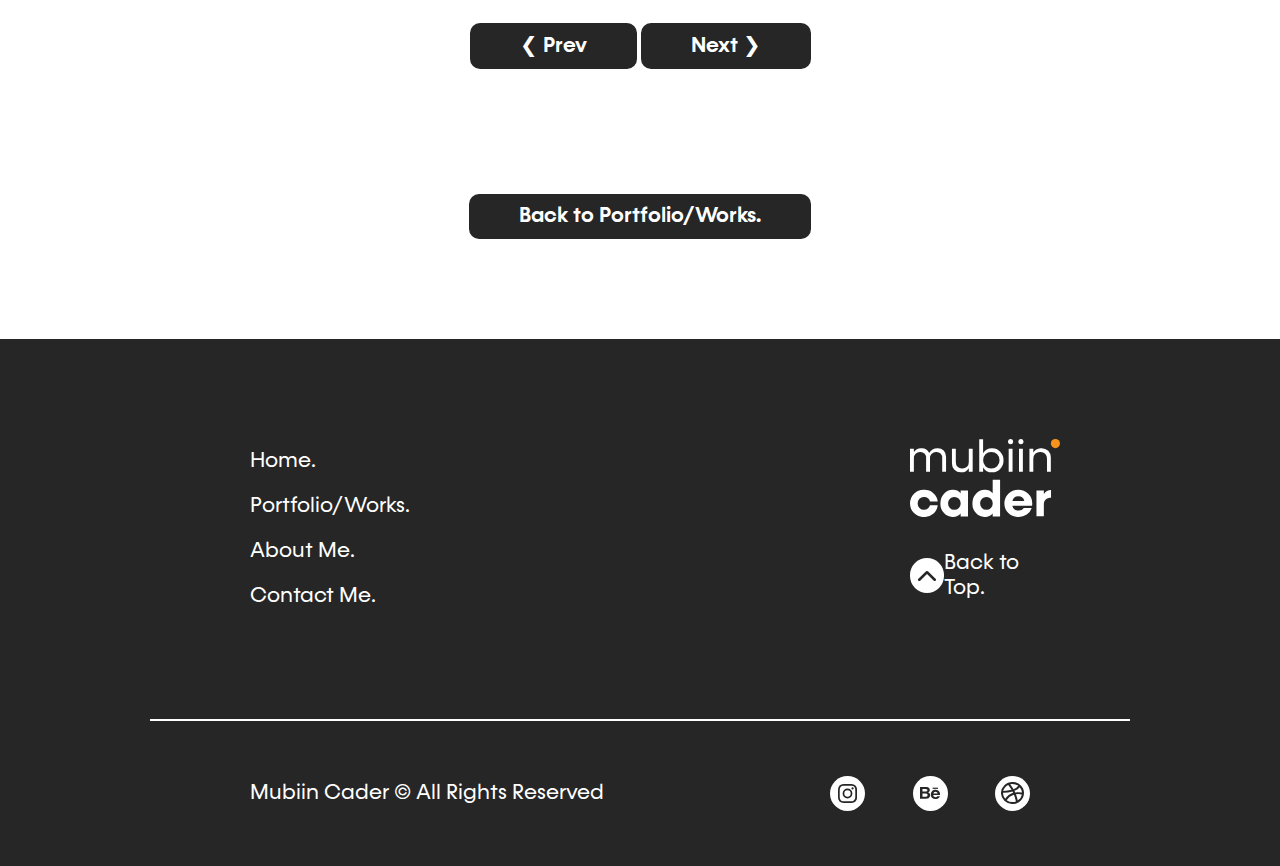
<file: personal-identity.html>
<!doctype html>
<html>
<head>
<meta charset="utf-8">
<title>Personal Identity</title>
<link rel="shortcut icon" type="image/png" href="assets/favicon.png">
<link href="style.css" rel="stylesheet" type="text/css">
</head>

<body>
	<div id="back-to-top" class="container-2">
		<div class="navbar">
			<a href="index.html">
				<img  src="assets/logo.svg" alt="logo" />
			</a>
			<div class="navlinks">
				<ul>
					<a href="index.html" class="btn-2" ><li>Home.</li></a>
					<a href="portfolio.html" class="btn-2"><li>Portfolio/Works.</li></a>
					<a href="about-me.html" class="btn-2"><li>About Me.</li></a>
					<a href="contact-me.html" class="btn-2"><li>Contact Me.</li></a>
				</ul>
			</div>
		</div>
		<div class="work-1">
			<div>
				<h1>Personal Identity<span>.</span></h1>
			</div>
			<div>
				<div class="slider-section-1">
					<img class="slider-1" src="assets/projects-images/personal/logo-1.png" style="width:100%" alt="logo-image-1" />
					<img class="slider-1" src="assets/projects-images/personal/logo-2.png" style="width:100%" alt="logo-image-2">
				</div>
				<script>
					var myIndex = 0;
					carousel();

					function carousel() {
						var i;
						var x = document.getElementsByClassName("slider-1");
						for (i = 0; i < x.length; i++) {
							x[i].style.display = "none";
						}
						myIndex++;
						if (myIndex > x.length) {myIndex = 1}
						x[myIndex-1].style.display = "block";
						setTimeout(carousel, 4000);
					}
				</script>
			</div>
			<p>The logo is made from a geometric font, named Konnect. The main justification for this is that the  basic shapes from which it was made is supposed to convey design, thus the use of a geometric type for the logo.<br><br>The little yellow circle is supposed to have the meaning of solution for any kind of problem any customer is facing.<br><br>As a whole, the logo conveys the message that even the basic designs can be the best solution.</p>
			<div class="two-image">
				<img src="assets/projects-images/personal/stationery-2.jpg" alt="image" />
				<img src="assets/projects-images/personal/stationery.jpg" alt="image" />
			</div>
			<div class="two-image">
				<img src="assets/projects-images/personal/business-card.jpg" alt="image" />
				<img src="assets/projects-images/personal/invoice.jpg" alt="image" />
			</div>
			<div class="two-image">
				<img src="assets/projects-images/personal/bag.jpg" alt="image" />
				<img src="assets/projects-images/personal/poster.jpg" alt="image" />
			</div>
			<div class="one-image">
				<img src="assets/projects-images/personal/typo.jpg" alt="image" />
			</div>
			<div style="text-align:center">
			<div class="slider-section-2">
				<img class="slider-2" src="assets/projects-images/personal/pages/1.jpg" style="width:100%" alt="image" />
				<img class="slider-2" src="assets/projects-images/personal/pages/2.jpg" style="width:100%" alt="image" />
				<img class="slider-2" src="assets/projects-images/personal/pages/3.jpg" style="width:100%" alt="image" />
				<img class="slider-2" src="assets/projects-images/personal/pages/4.jpg" style="width:100%" alt="image" />
				<img class="slider-2" src="assets/projects-images/personal/pages/5.jpg" style="width:100%" alt="image" />
				<img class="slider-2" src="assets/projects-images/personal/pages/6.jpg" style="width:100%" alt="image" />
				<img class="slider-2" src="assets/projects-images/personal/pages/7.jpg" style="width:100%" alt="image" />
				<img class="slider-2" src="assets/projects-images/personal/pages/8.jpg" style="width:100%" alt="image" />
				<img class="slider-2" src="assets/projects-images/personal/pages/9.jpg" style="width:100%" alt="image" />
				<img class="slider-2" src="assets/projects-images/personal/pages/10.jpg" style="width:100%" alt="image" />
				<img class="slider-2" src="assets/projects-images/personal/pages/11.jpg" style="width:100%" alt="image" />
				<img class="slider-2" src="assets/projects-images/personal/pages/12.jpg" style="width:100%" alt="image" />
				<img class="slider-2" src="assets/projects-images/personal/pages/13.jpg" style="width:100%" alt="image" />
				<img class="slider-2" src="assets/projects-images/personal/pages/14.jpg" style="width:100%" alt="image" />
				<img class="slider-2" src="assets/projects-images/personal/pages/15.jpg" style="width:100%" alt="image" />
				<img class="slider-2" src="assets/projects-images/personal/pages/16.jpg" style="width:100%" alt="image" />
				<img class="slider-2" src="assets/projects-images/personal/pages/17.jpg" style="width:100%" alt="image" />
				<img class="slider-2" src="assets/projects-images/personal/pages/18.jpg" style="width:100%" alt="image" />
				<img class="slider-2" src="assets/projects-images/personal/pages/19.jpg" style="width:100%" alt="image" />
				<img class="slider-2" src="assets/projects-images/personal/pages/20.jpg" style="width:100%" alt="image" />
			</div>
			</div>
			<div style="text-align:center">
				<div style="padding: 25px 0px">
					<button class="btn-6" onclick="plusDivs(-1)">❮ Prev</button>
					<button class="btn-6" onclick="plusDivs(1)">Next ❯</button>
				</div>
			</div>
			<script>
				var slideIndex = 1;
				showDivs(slideIndex);
				
				function plusDivs(n) {
					showDivs(slideIndex += n);
				}
				
				function currentDiv(n) {
					showDivs(slideIndex = n);
				}
				
				function showDivs(n) {
					var i;
					var x = document.getElementsByClassName("slider-2");
					if (n > x.length) {slideIndex = 1}    
					if (n < 1) {slideIndex = x.length}
					for (i = 0; i < x.length; i++) {
						x[i].style.display = "none";  

					}
						x[slideIndex-1].style.display = "block";  
				}
			</script>
		</div>
	</div>
	<div class="back-to-portfolio">
		<a href="portfolio.html" class="btn-4">Back to Portfolio/Works.</a>
	</div>
	<div class="footer">
		<div class="footer-2">
			<div class="footer-col">
				<a href="index.html"><p class="footer-element">Home.</p></a>
				<a href="portfolio.html"><p class="footer-element">Portfolio/Works.</p></a>
				<a href="about-me.html"><p class="footer-element">About Me.</p></a>
				<a href="contact-me.html"><p class="footer-element">Contact Me.</p></a>
			</div>
			<div class="footer-col">
				<a href="index.html">
					<img class="logo-white"  src="assets/logo-white.svg" alt="logo-white" />
				</a>
				<div class="icons-top">
					<a class="icons-2" href="#back-to-top">
						<img src="assets/up-arrow.svg" alt="up" />
					</a>
					<p class="footer-element-2">Back to Top.</p>
				</div>
			</div>
		</div>
		<div class="spacer-2">
			<hr>
		</div>
		<div class="copyright">
			<p class="footer-element-2">Mubiin Cader  ©  All Rights Reserved</p>
			<div class="icons">
				<div class="icons-section-2">
					<a href="https://www.instagram.com/mubiincader/" class="icons-2" target="_blank">
						<img src="assets/instagram-black.svg" alt="instagram" />
					</a>
					<a href="https://www.behance.net/mubiin-cader" class="icons-2" target="_blank">
						<img src="assets/behance-black.svg" alt="behance" />
					</a>
					<a href="https://dribbble.com/mubiincader" class="icons-2" target="_blank">
						<img src="assets/dribbble-black.svg" alt="dribbble" />
					</a>
				</div>
			</div>
		</div>
	</div>
</body>
</html>
</file>
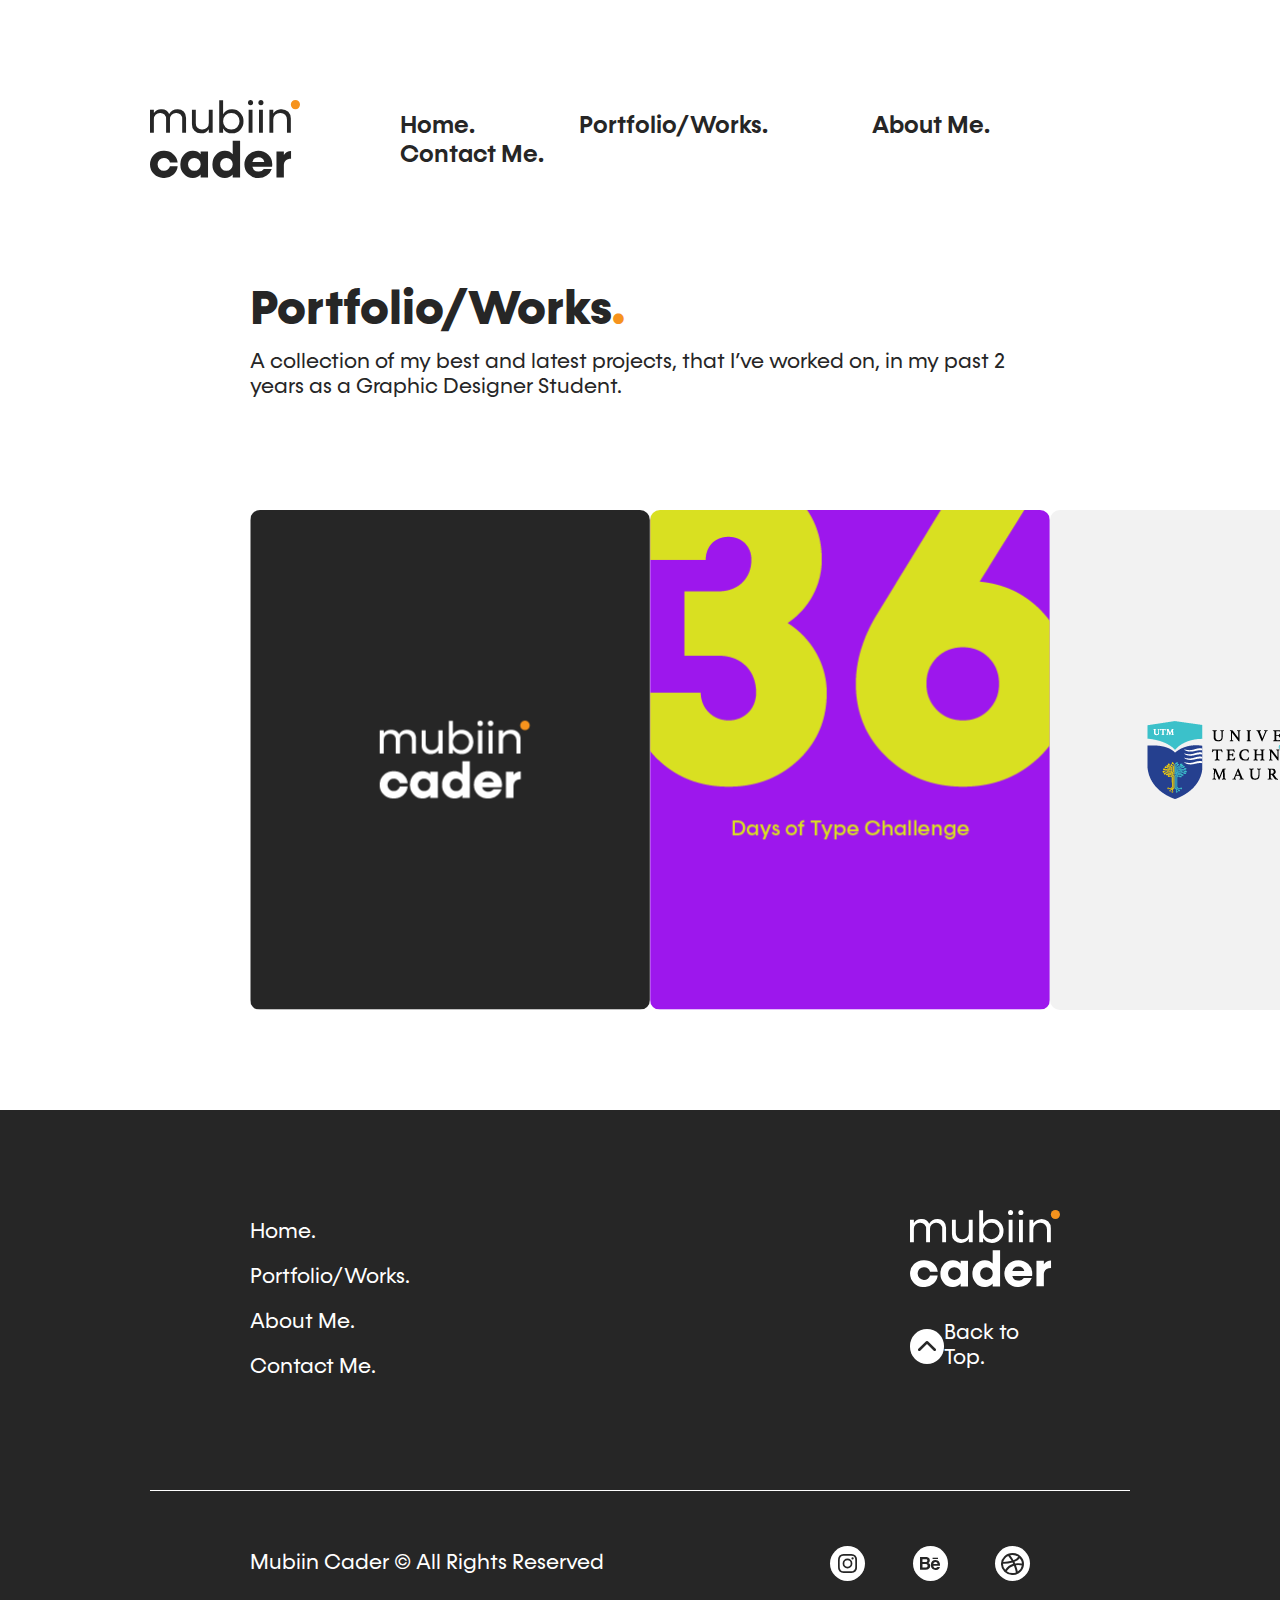
<file: portfolio.html>
<!doctype html>
<html>
<head>
<meta charset="utf-8">
<title>Portfolio/Works</title>
<link rel="shortcut icon" type="image/png" href="assets/favicon.png">
<link href="style.css" rel="stylesheet" type="text/css">
</head>

<body>
	<div id="back-to-top" class="container-2">
		<div class="navbar">
			<a href="index.html">
				<img  src="assets/logo.svg" alt="logo" />
			</a>
			<div class="navlinks">
				<ul>
					<a href="index.html" class="btn-2" ><li>Home.</li></a>
					<a href="portfolio.html" class="btn-2"><li>Portfolio/Works.</li></a>
					<a href="about-me.html" class="btn-2"><li>About Me.</li></a>
					<a href="contact-me.html" class="btn-2"><li>Contact Me.</li></a>
				</ul>
			</div>
		</div>
		<div class="contact-me-2">
			<div>
				<h1>Portfolio/Works<span>.</span></h1>
				<p>A collection of my best and latest projects, that I’ve worked on, in my past 2 years as a Graphic Designer Student.</p>
			</div>
		</div>
	</div>
	<div class="featured-section-2">
		<div class="col">
			<a href="personal-identity.html">
				<div class="personal-identity">
					<div class="overlay">
						<div class="label">
							<h5>Personal Identity.</h5>
							<h6>Branding.</h6>
						</div>
					</div>
				</div>
			</a>
		</div>
		<div class="col">
			<a href="36-days.html">
				<div class="daysoftype">
					<div class="overlay">
						<div class="label">
							<h5>36 Days of Type.</h5>
							<h6>Daily Challenge.</h6>
						</div>
					</div>
				</div>
			</a>
		</div>
		<div class="col">
			<a href="utm-branding.html">
				<div class="utmbranding">
					<div class="overlay">
						<div class="label">
							<h5>UTM Identity.</h5>
							<h6>Branding.</h6>
						</div>
					</div>
				</div>
			</a>
		</div>
	</div>
	<div class="footer">
		<div class="footer-2">
			<div class="footer-col">
				<a href="index.html"><p class="footer-element">Home.</p></a>
				<a href="portfolio.html"><p class="footer-element">Portfolio/Works.</p></a>
				<a href="about-me.html"><p class="footer-element">About Me.</p></a>
				<a href="contact-me.html"><p class="footer-element">Contact Me.</p></a>
			</div>
			<div class="footer-col">
				<a href="index.html">
					<img class="logo-white"  src="assets/logo-white.svg" alt="logo-white" />
				</a>
				<div class="icons-top">
					<a class="icons-2" href="#back-to-top">
						<img src="assets/up-arrow.svg" alt="up" />
					</a>
					<p class="footer-element-2">Back to Top.</p>
				</div>
			</div>
		</div>
		<div class="spacer-2">
			<hr>
		</div>
		<div class="copyright">
			<p class="footer-element-2">Mubiin Cader  ©  All Rights Reserved</p>
			<div class="icons">
				<div class="icons-section-2">
					<a href="https://www.instagram.com/mubiincader/" class="icons-2" target="_blank">
						<img src="assets/instagram-black.svg" alt="instagram" />
					</a>
					<a href="https://www.behance.net/mubiin-cader" class="icons-2" target="_blank">
						<img src="assets/behance-black.svg" alt="behance" />
					</a>
					<a href="https://dribbble.com/mubiincader" class="icons-2" target="_blank">
						<img src="assets/dribbble-black.svg" alt="dribbble" />
					</a>
				</div>
			</div>
		</div>
	</div>
</body>
</html>
</file>
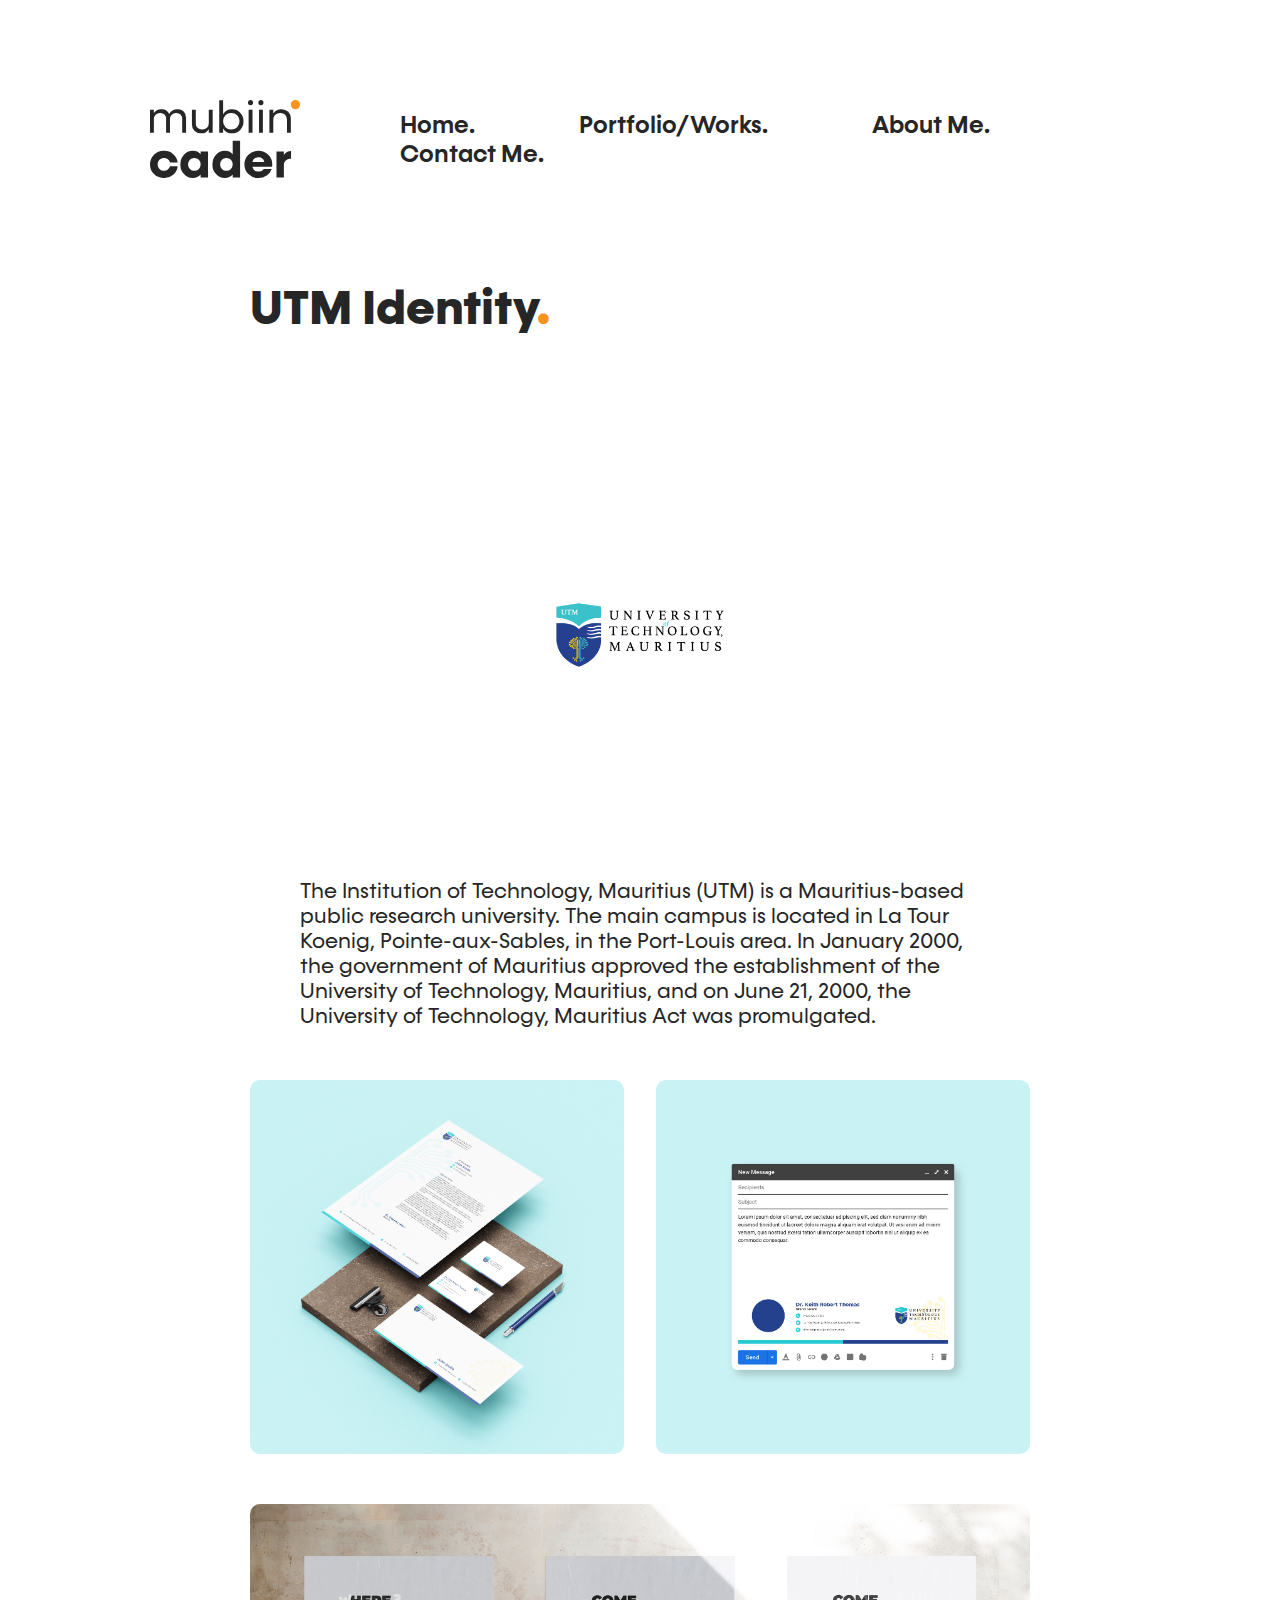
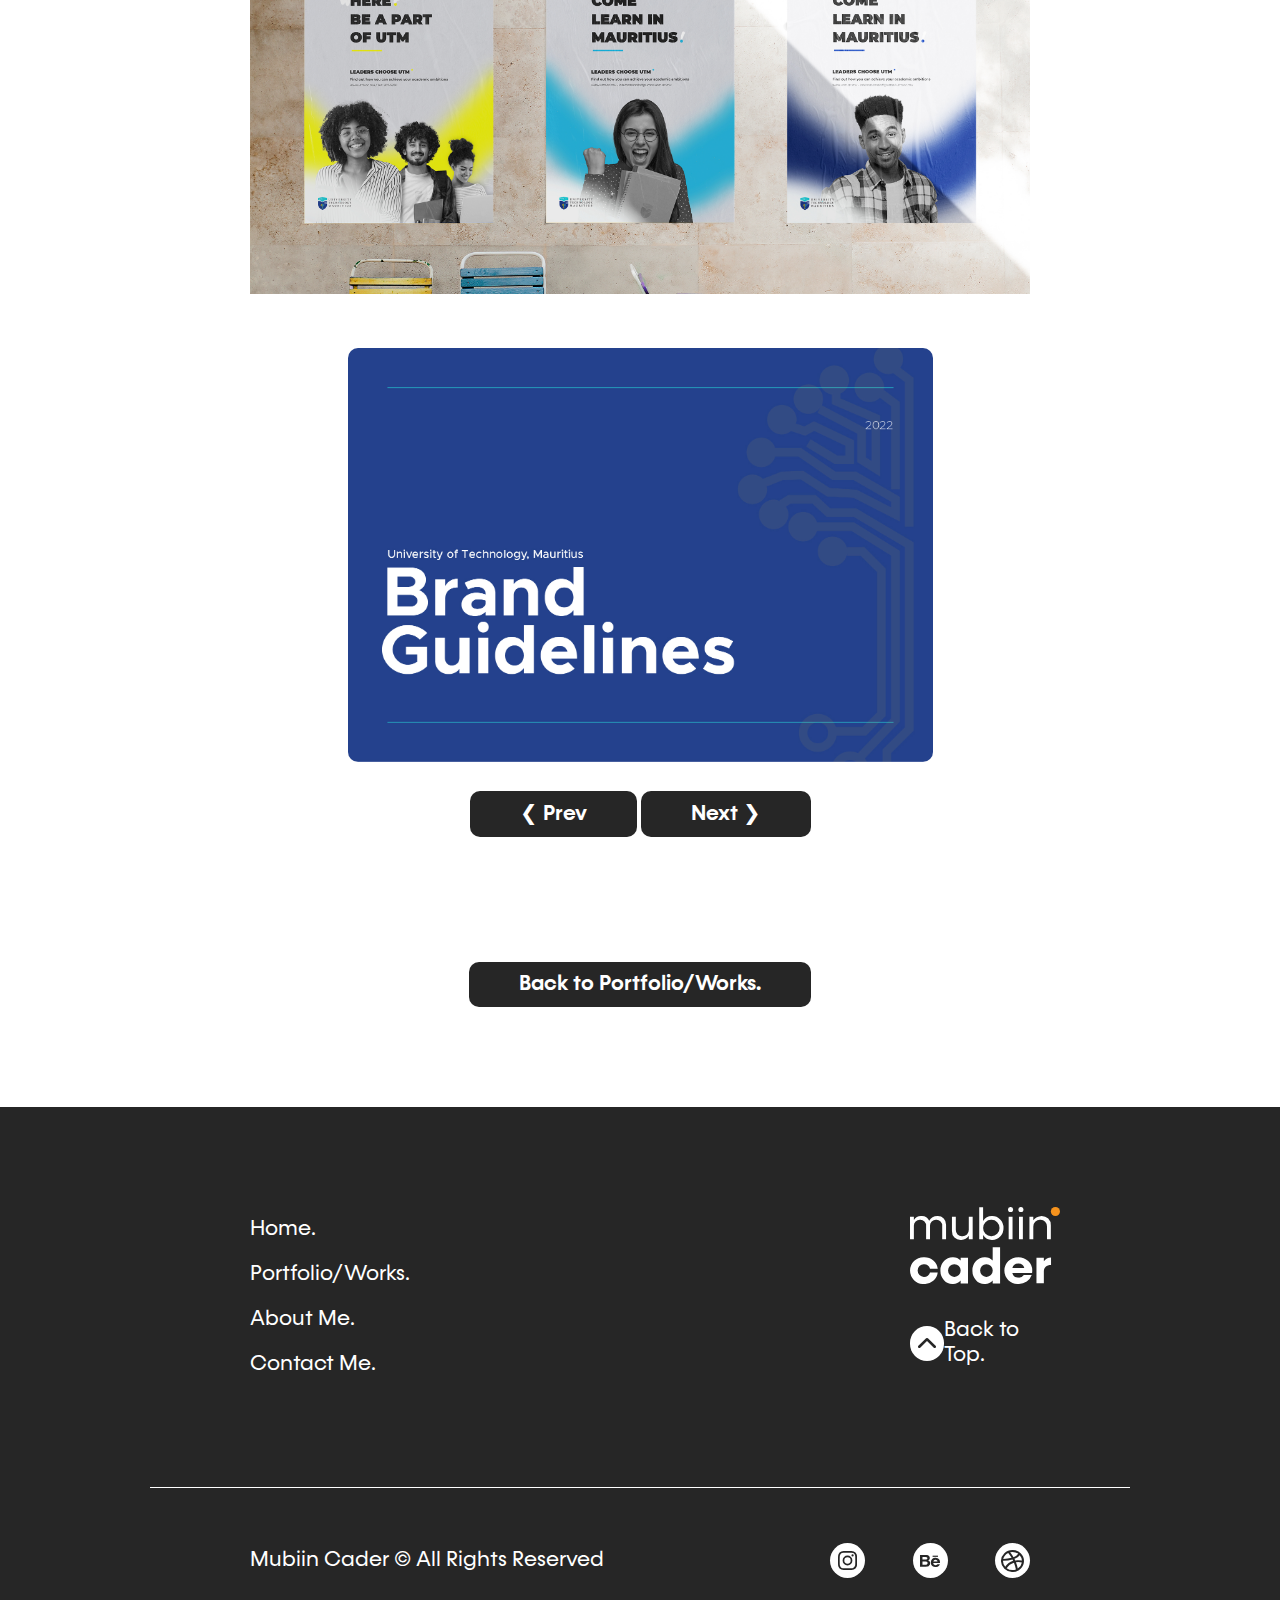
<file: utm-branding.html>
<!doctype html>
<html>
<head>
<meta charset="utf-8">
<title>Personal Identity</title>
<link rel="shortcut icon" type="image/png" href="assets/favicon.png">
<link href="style.css" rel="stylesheet" type="text/css">
</head>

<body>
	<div id="back-to-top" class="container-2">
		<div class="navbar">
			<a href="index.html">
				<img  src="assets/logo.svg" alt="logo" />
			</a>
			<div class="navlinks">
				<ul>
					<a href="index.html" class="btn-2" ><li>Home.</li></a>
					<a href="portfolio.html" class="btn-2"><li>Portfolio/Works.</li></a>
					<a href="about-me.html" class="btn-2"><li>About Me.</li></a>
					<a href="contact-me.html" class="btn-2"><li>Contact Me.</li></a>
				</ul>
			</div>
		</div>
		<div class="work-1">
			<div>
				<h1>UTM Identity<span>.</span></h1>
			</div>
			<div>
				<div class="slider-section-1">
					<img class="slider-1" src="assets/projects-images/utm-branding/logo-1.jpg" style="width:100%" alt="logo-image-1" />
					<img class="slider-1" src="assets/projects-images/utm-branding/logo-2.jpg" style="width:100%" alt="logo-image-2">
				</div>
				<script>
					var myIndex = 0;
					carousel();

					function carousel() {
						var i;
						var x = document.getElementsByClassName("slider-1");
						for (i = 0; i < x.length; i++) {
							x[i].style.display = "none";
						}
						myIndex++;
						if (myIndex > x.length) {myIndex = 1}
						x[myIndex-1].style.display = "block";
						setTimeout(carousel, 4000);
					}
				</script>
			</div>
			<p>The Institution of Technology, Mauritius (UTM) is a Mauritius-based public research university. The main campus is located in La Tour Koenig, Pointe-aux-Sables, in the Port-Louis area. In January 2000, the government of Mauritius approved the establishment of the University of Technology, Mauritius, and on June 21, 2000, the University of Technology, Mauritius Act was promulgated.</p>
			<div class="two-image">
				<img src="assets/projects-images/utm-branding/collaterals.jpg" alt="image" />
				<img src="assets/projects-images/utm-branding/email-sig.jpg" alt="image" />
			</div>
			<div class="one-image">
				<img src="assets/projects-images/utm-branding/poster.jpg" alt="image" />
			</div>
			<div style="text-align:center">
			<div class="slider-section-2">
				<img class="slider-2" src="assets/projects-images/utm-branding/pages/1.jpg" style="width:100%" alt="image" />
				<img class="slider-2" src="assets/projects-images/utm-branding/pages/2.jpg" style="width:100%" alt="image" />
				<img class="slider-2" src="assets/projects-images/utm-branding/pages/3.jpg" style="width:100%" alt="image" />
				<img class="slider-2" src="assets/projects-images/utm-branding/pages/4.jpg" style="width:100%" alt="image" />
				<img class="slider-2" src="assets/projects-images/utm-branding/pages/5.jpg" style="width:100%" alt="image" />
				<img class="slider-2" src="assets/projects-images/utm-branding/pages/6.jpg" style="width:100%" alt="image" />
				<img class="slider-2" src="assets/projects-images/utm-branding/pages/7.jpg" style="width:100%" alt="image" />
				<img class="slider-2" src="assets/projects-images/utm-branding/pages/8.jpg" style="width:100%" alt="image" />
				<img class="slider-2" src="assets/projects-images/utm-branding/pages/9.jpg" style="width:100%" alt="image" />
				<img class="slider-2" src="assets/projects-images/utm-branding/pages/10.jpg" style="width:100%" alt="image" />
				<img class="slider-2" src="assets/projects-images/utm-branding/pages/11.jpg" style="width:100%" alt="image" />
				<img class="slider-2" src="assets/projects-images/utm-branding/pages/12.jpg" style="width:100%" alt="image" />
				<img class="slider-2" src="assets/projects-images/utm-branding/pages/13.jpg" style="width:100%" alt="image" />
				<img class="slider-2" src="assets/projects-images/utm-branding/pages/14.jpg" style="width:100%" alt="image" />
				<img class="slider-2" src="assets/projects-images/utm-branding/pages/15.jpg" style="width:100%" alt="image" />
				<img class="slider-2" src="assets/projects-images/utm-branding/pages/16.jpg" style="width:100%" alt="image" />
				<img class="slider-2" src="assets/projects-images/utm-branding/pages/17.jpg" style="width:100%" alt="image" />
				<img class="slider-2" src="assets/projects-images/utm-branding/pages/18.jpg" style="width:100%" alt="image" />
				<img class="slider-2" src="assets/projects-images/utm-branding/pages/19.jpg" style="width:100%" alt="image" />
				<img class="slider-2" src="assets/projects-images/utm-branding/pages/20.jpg" style="width:100%" alt="image" />
				<img class="slider-2" src="assets/projects-images/utm-branding/pages/21.jpg" style="width:100%" alt="image" />
				<img class="slider-2" src="assets/projects-images/utm-branding/pages/22.jpg" style="width:100%" alt="image" />
				<img class="slider-2" src="assets/projects-images/utm-branding/pages/23.jpg" style="width:100%" alt="image" />
				<img class="slider-2" src="assets/projects-images/utm-branding/pages/24.jpg" style="width:100%" alt="image" />
				<img class="slider-2" src="assets/projects-images/utm-branding/pages/25.jpg" style="width:100%" alt="image" />
				<img class="slider-2" src="assets/projects-images/utm-branding/pages/26.jpg" style="width:100%" alt="image" />
				<img class="slider-2" src="assets/projects-images/utm-branding/pages/27.jpg" style="width:100%" alt="image" />
				<img class="slider-2" src="assets/projects-images/utm-branding/pages/28.jpg" style="width:100%" alt="image" />
				<img class="slider-2" src="assets/projects-images/utm-branding/pages/29.jpg" style="width:100%" alt="image" />
				<img class="slider-2" src="assets/projects-images/utm-branding/pages/30.jpg" style="width:100%" alt="image" />
			</div>
			</div>
			<div style="text-align:center">
				<div style="padding: 25px 0px">
					<button class="btn-6" onclick="plusDivs(-1)">❮ Prev</button>
					<button class="btn-6" onclick="plusDivs(1)">Next ❯</button>
				</div>
			</div>
			<script>
				var slideIndex = 1;
				showDivs(slideIndex);
				
				function plusDivs(n) {
					showDivs(slideIndex += n);
				}
				
				function currentDiv(n) {
					showDivs(slideIndex = n);
				}
				
				function showDivs(n) {
					var i;
					var x = document.getElementsByClassName("slider-2");
					if (n > x.length) {slideIndex = 1}    
					if (n < 1) {slideIndex = x.length}
					for (i = 0; i < x.length; i++) {
						x[i].style.display = "none";  

					}
						x[slideIndex-1].style.display = "block";  
				}
			</script>
		</div>
	</div>
	<div class="back-to-portfolio">
		<a href="portfolio.html" class="btn-4">Back to Portfolio/Works.</a>
	</div>
	<div class="footer">
		<div class="footer-2">
			<div class="footer-col">
				<a href="index.html"><p class="footer-element">Home.</p></a>
				<a href="portfolio.html"><p class="footer-element">Portfolio/Works.</p></a>
				<a href="about-me.html"><p class="footer-element">About Me.</p></a>
				<a href="contact-me.html"><p class="footer-element">Contact Me.</p></a>
			</div>
			<div class="footer-col">
				<a href="index.html">
					<img class="logo-white"  src="assets/logo-white.svg" alt="logo-white" />
				</a>
				<div class="icons-top">
					<a class="icons-2" href="#back-to-top">
						<img src="assets/up-arrow.svg" alt="up" />
					</a>
					<p class="footer-element-2">Back to Top.</p>
				</div>
			</div>
		</div>
		<div class="spacer-2">
			<hr>
		</div>
		<div class="copyright">
			<p class="footer-element-2">Mubiin Cader  ©  All Rights Reserved</p>
			<div class="icons">
				<div class="icons-section-2">
					<a href="https://www.instagram.com/mubiincader/" class="icons-2" target="_blank">
						<img src="assets/instagram-black.svg" alt="instagram" />
					</a>
					<a href="https://www.behance.net/mubiin-cader" class="icons-2" target="_blank">
						<img src="assets/behance-black.svg" alt="behance" />
					</a>
					<a href="https://dribbble.com/mubiincader" class="icons-2" target="_blank">
						<img src="assets/dribbble-black.svg" alt="dribbble" />
					</a>
				</div>
			</div>
		</div>
	</div>
</body>
</html>
</file>
<file: style.css>
@charset "utf-8";
/* CSS Document */

@font-face {
  font-family: KonnectExtraBold;
  src: url('assets/fonts/KonnectExtraBold.otf')
}

@font-face {
  font-family: KonnectBold;
  src: url('assets/fonts/KonnectBold.otf')
}

@font-face {
  font-family: KonnectRegular;
  src: url('assets/fonts/KonnectRegular.otf')
}

@font-face {
  font-family: KonnectSemiBold;
  src: url('assets/fonts/KonnectSemiBold.otf')
}

*{
	margin: 0;
	padding: 0;
}

html {
	scroll-behavior: smooth;
}

a:visited {
	text-decoration: none;
}

a {
	text-decoration: none;
}

h1 {
	font-family: KonnectExtraBold;
	font-size: 48px;
	color: #262626;
}

h1 span{
	font-family: KonnectExtraBold;
	font-size: 48px;
	color: #F6931D;
}

h5 {
	font-family: KonnectSemiBold;
	font-size: 24px;
	color: #FFFFFF;
}

h6 {
	font-family: KonnectRegular;
	font-size: 21px;
	color: #FFFFFF;
}

p {
	font-family: KonnectRegular;
	font-size: 21px;
	color: #262626;
	padding: 10px 0px;
}

h4 {
	font-family: KonnectSemiBold;
	font-size: 21px;
	color: #262626;
}

.container {
	height: 100vh;
	background-color: #e6e6e6;
	background-image: url("assets/background.svg");
	background-size: cover;
	padding: 0px 150px;
}

.container-2 {
	padding: 0px 150px 100px 150px;
}

.navbar {
	display: inline-flex;
	width: -webkit-fill-available;
	justify-content: space-between;
	align-items: center;
	padding: 100px 0px;
}

.btn-1 {
	font-family: KonnectBold;
	color: #F6931D;
	font-size: 24px;
	text-decoration: none;
	list-style: none;
	display: inline-block;
	padding: 0px;
	transition: 0.3s;
}

.btn-2 {
	font-family: KonnectSemiBold;
	color: #262626;
	font-size: 24px;
	text-decoration: none;
	list-style: none;
	display: inline-block;
	padding: 0px 0px 0px 100px;
	transition: 0.3s;
}

.btn-2:hover {
	color: #F6931D;
}

.btn-3:hover {
	font-family: KonnectBold;
	color: #F6931D;
}

.homepage-text{
	padding: 39px 100px;
}

.spacer {
	margin: 20px 0px;
}

.btn-4 {
	padding: 10px 50px;
    margin: 0px;
    font-family: KonnectSemiBold;
    border-radius: 10px;
    text-decoration: none;
    color: #FFFFFF;
    background-color: #262626;
    font-size: 21px;
	transition: 0.3s;
}

.btn-4:hover {
	background-color: #F6931D;
}

.btn-5 {
	padding: 10px 50px;
    margin: 0px 25px;
    font-family: KonnectSemiBold;
    border: 1.5pt solid #262626;
    border-radius: 10px;
    text-decoration: none;
    color: #262626;
    background: none;
    font-size: 21px;
	transition: 0.3s;
}

.btn-5:hover {
	border: 1.5pt solid #F6931D;
	color: #F6931D;
}

.icons {
	display: flex;
	align-items: center;
	justify-content: space-between;
}

.icons-section-1{
	display: flex;
	width: 200px;
	justify-content: space-between;
	padding: 150px 0px;
}

.icons-1 {
	background-color: #262626;
	width: 35px;
	height: 35px;
	border-radius: 50px;
	display: flex;
	justify-content: center;
	align-items: center;
	transition: 0.3s;
}

.icons-1:hover {
	background-color: #F6931D;
}

.space-header{
	padding: 10px 0px;
}
.featured {
	padding: 100px 250px;
}

.featured-section-1{
	display: flex;
	padding: 0px 250px;
	justify-content: space-between;
}

.col {
	position: relative;
}

.label {
	position: absolute;
    width: 50%;
    left: 50%;
    top: 50%;
	transform: translateX(-50%) translateY(-50%);
	text-align: center;
    opacity: 0;
	z-index: 100;
    cursor: pointer;
}

.label:hover {
	opacity: 100%;
	transition: 0.3s;
}

.overlay {
	height: 100%;
	width: 100%;
    background-color: #F6931D;
	border-radius: 10px;
    opacity: 0;
    cursor: pointer;
}

.overlay:hover {
	opacity: 40%;
	transition: 0.3s;
}

.personal-identity {
	width: 400px;
	height: 500px;
	border-radius: 10px;
	background-image: url("assets/projects-images/thumbnail-1.png");
	background-size: cover;
}

.daysoftype {
	width: 400px;
	height: 500px;
	border-radius: 10px;
	background-image: url("assets/projects-images/thumbnail-2.png");
	background-size: cover;
}

.utmbranding {
	width: 400px;
	height: 500px;
	border-radius: 10px;
	background-image: url("assets/projects-images/thumbnail-3.png");
	background-size: cover;
}

.see-more {
	padding: 100px 0px;
	justify-content: center;
	display: flex;
}

.contact-me {
	height: inherit;
	background-color: #e6e6e6;
	padding: 100px 250px;
	display: flex;
	column-gap: 100px;
}

.contact-col {
	display: inline-block;
	width: 50%;
}

.contact-info-2 img {
	display: block;
	height: 30px;
	width: 30px;
}
.contact-info-2 {
	display: flex;
    align-items: center;
	column-gap: 25px;
	padding: 10px 0px;
}

.cv {
	padding: 35px 0px;
}

.btn-6 {
	border: none;
	padding: 10px 50px;
    margin: 0px;
    font-family: KonnectSemiBold;
    border-radius: 10px;
    text-decoration: none;
    color: #FFFFFF;
    background-color: #262626;
    font-size: 21px;
	transition: 0.3s;
}

.btn-6:hover {
	background-color: #F6931D;
}

.form {
	border-radius: 10px;
	background-color: #FFFFFF;
	padding: 50px;
}

.first {
	font-family: KonnectRegular;
	font-size: 16px;
	color: #808080;
	width: 48%;
	display: flex;
	float: left;
	padding: 25px;
	background-color: #f2f2f2;
	border:  none;
	border-radius: 10px;
	box-sizing: border-box;
	margin-bottom: 25px;
}

.first:enabled {
	color: #262626;
}

.last {
	font-family: KonnectRegular;
	font-size: 16px;
	color: #808080;
	width: 48%;
	display: flex;
	float: right;
	padding: 25px;
	border: none;
	background-color: #f2f2f2;
	border-radius: 10px;
	box-sizing: border-box;
	margin-bottom: 25px;
}

.last:enabled {
	color: #262626;
}
.email {
	font-family: KonnectRegular;
	font-size: 16px;
	color: #808080;
	width: 100%;
	float: right;
	padding: 25px;
	border: none;
	background-color: #f2f2f2;
	border-radius: 10px;
	box-sizing: border-box;
	margin-bottom: 25px;
}

.email:enabled {
	color: #262626;
}

.footer {
	background-color: #262626;
}

.footer-2 {
	height: inherit;
	display: flex;
	justify-content: space-between;
}

.footer-col {
	display: inline-block;
	padding: 100px 250px;
}

.footer-element {
	color: #FFFFFF;
	transition: 0.3s;
}

.footer-element-2 {
	color: #FFFFFF;
	transition: 0.3s;
}

.footer-element:hover {
	color: #F6931D;
}

.logo-white {
	width: 150px;
}

.break {
	height: 1.5px;
    width: 100%;
    background-color: #FFFFFF;
    text-align: center;
}

.spacer-2 {
	padding: 0px 150px;
}

hr {
	height:1.5px;
	border-width:0;
	background-color:#FFFFFF;
}

.copyright {
	padding: 50px 250px;
	display: flex;
    justify-content: space-between;
}

.icons-top {
	display: flex;
	align-items: center;
	justify-content: space-between;
	padding-top: 20px;
}

.icons-section-2{
	display: flex;
	width: 200px;
	justify-content: space-between;
}

.icons-2 {
	background-color: #FFFFFF;
	width: 35px;
	height: 35px;
	border-radius: 50px;
	display: flex;
	justify-content: center;
	align-items: center;
	transition: 0.3s;
}

.icons-2:hover {
	background-color: #F6931D;
}

.about-me {
	height: inherit;
	padding: 0px 100px;
	display: flex;
	column-gap: 100px;
}

.about-me img {
	border-radius: 10px;
}

.quote {
	text-align: center;
	padding: 100px 0px 0px 0px;
}

.container-mv {
	height: inherit;
	background-color: #e6e6e6;
	padding: 100px 150px;
	display: flex;
	column-gap: 100px;
}

.values {
	padding: 100px;
	background: #FFFFFF;
	border-radius: 10px;
	width: 50%;
}

.form-2 {
	border-radius: 10px;
	background-color: #f2f2f2;
	padding: 50px;
}

.first-2 {
	font-family: KonnectRegular;
	font-size: 16px;
	color: #808080;
	width: 48%;
	display: flex;
	float: left;
	padding: 25px;
	background-color: #ffffff;
	border:  none;
	border-radius: 10px;
	box-sizing: border-box;
	margin-bottom: 25px;
}

.first-2:enabled {
	color: #262626;
}

.last-2 {
	font-family: KonnectRegular;
	font-size: 16px;
	color: #808080;
	width: 48%;
	display: flex;
	float: right;
	padding: 25px;
	border: none;
	background-color: #ffffff;
	border-radius: 10px;
	box-sizing: border-box;
	margin-bottom: 25px;
}

.last-2:enabled {
	color: #262626;
}
.email-2 {
	font-family: KonnectRegular;
	font-size: 16px;
	color: #808080;
	width: 100%;
	float: right;
	padding: 25px;
	border: none;
	background-color: #ffffff;
	border-radius: 10px;
	box-sizing: border-box;
	margin-bottom: 25px;
}

.email-2:enabled {
	color: #262626;
}

.id {
	display: flex;
    align-items: center;
	column-gap: 25px;
	padding: 10px 0px;
}

.small {
	border-radius: 50px;
}

.contact-me-2 {
	height: inherit;
	padding: 0px 100px;
	display: flex;
	column-gap: 100px;
}

.work-1 {
	height: inherit;
	padding: 0px 100px;
	column-gap: 100px;
}

.work-1 h1 {
	padding-bottom: 100px;
}

.work-1 p {
	padding: 50px;
}

.featured-section-2{
	display: flex;
	padding: 0px 250px 100px 250px;
	justify-content: space-between;
}

.slider-section-1 {
	max-width: 100%;
	display: block;
}

.slider-section-1 img {
	border-radius: 10px;
}

.slider-section-2 {
	max-width: 75%;
	display: inline-flex;
}

.slider-section-2 img {
	border-radius: 10px;
}

.two-image {
	display: flex;
	justify-content: space-between;
	padding-bottom: 50px;
}

.two-image img {
	width: 48%;
	border-radius: 10px;
}

.one-image img{
	width: 100%;
	padding-bottom: 50px;
	border-radius: 10px;
}

.back-to-portfolio {
	padding-bottom: 100px;
	justify-content: center;
	display: flex;
}
</file>
